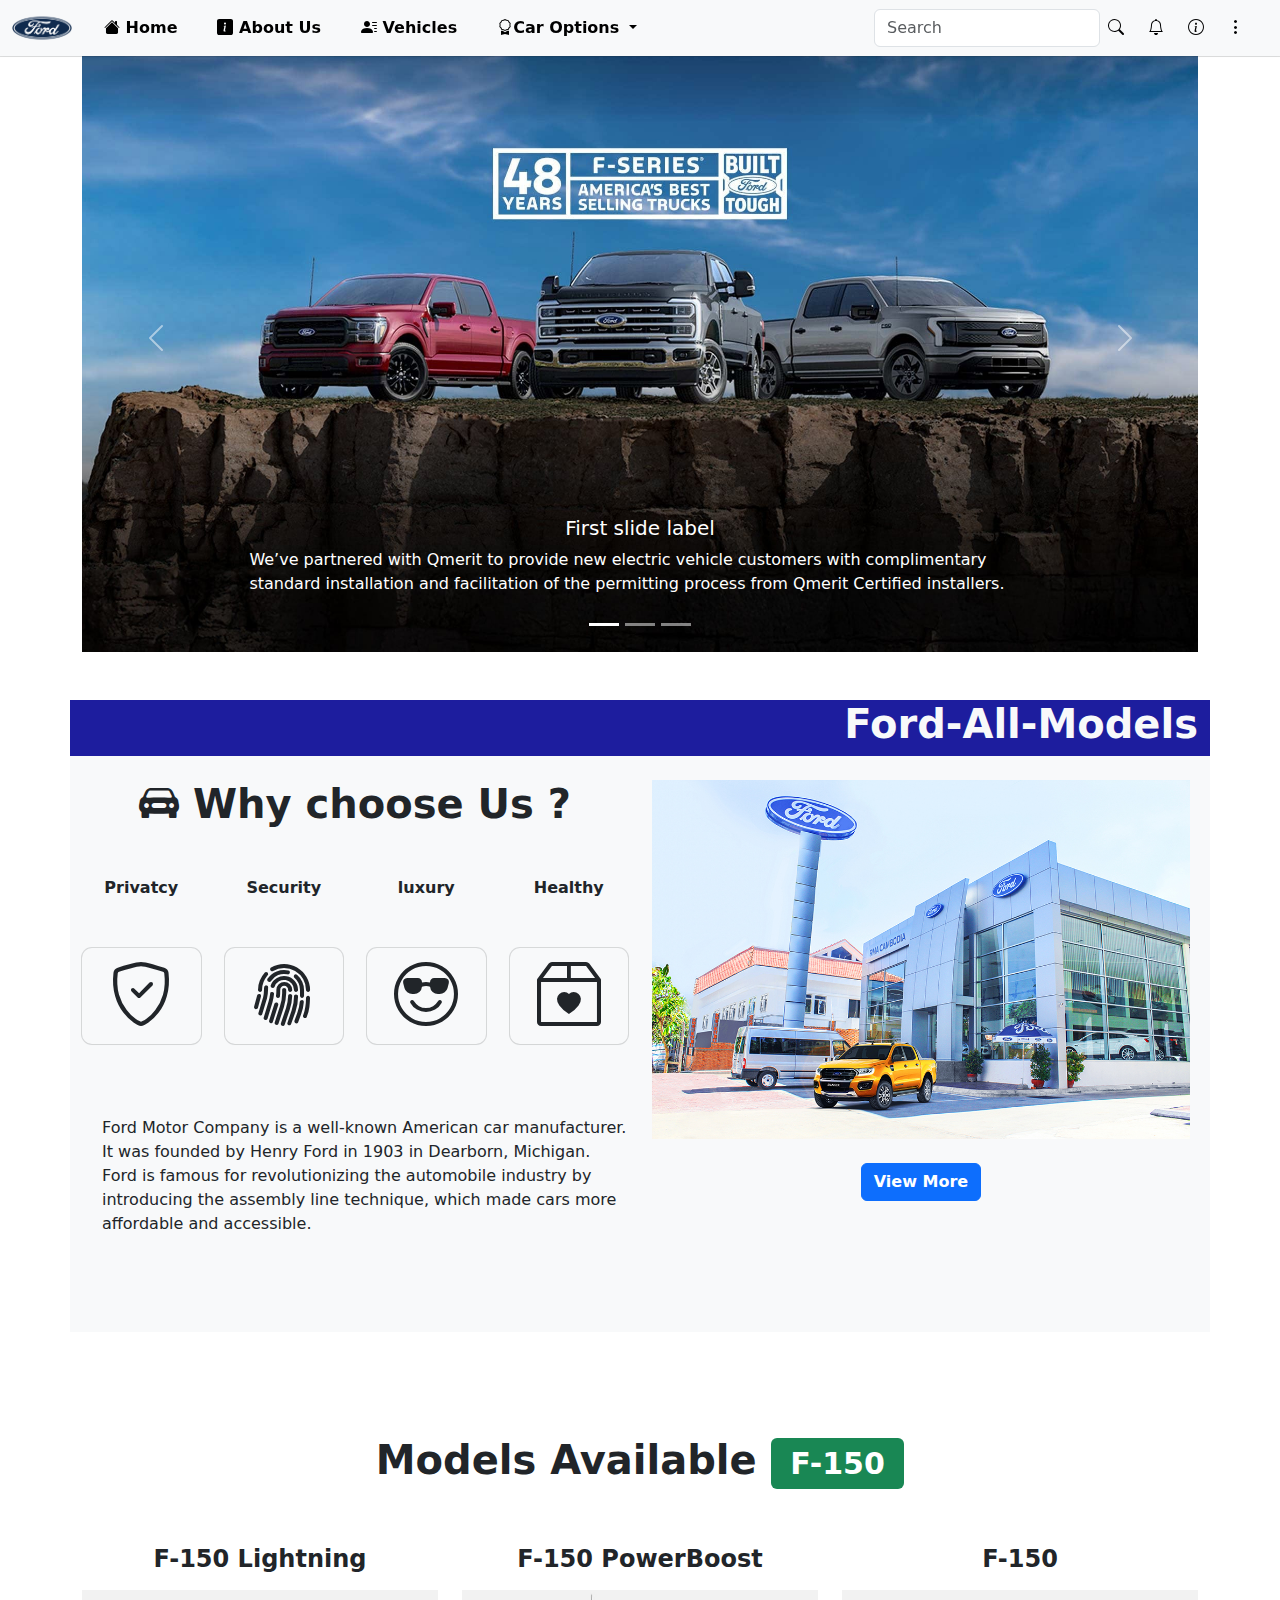
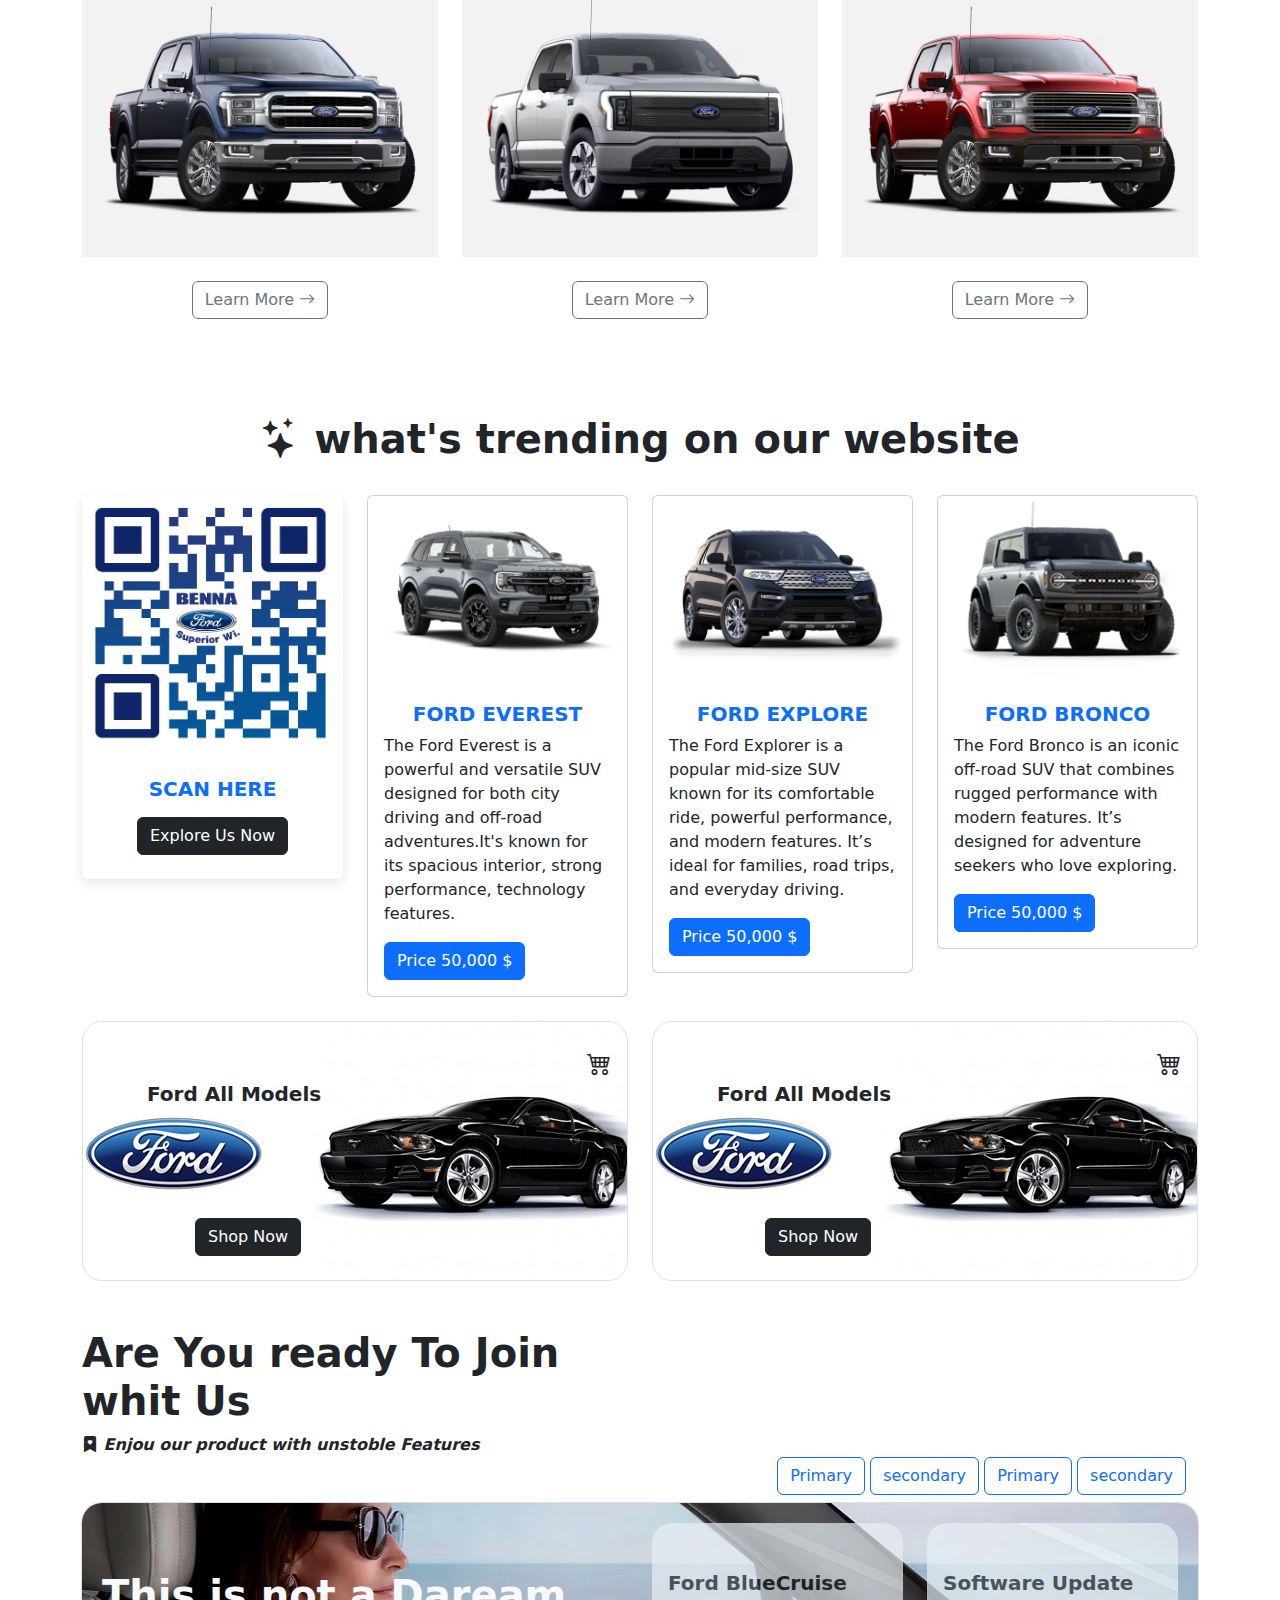
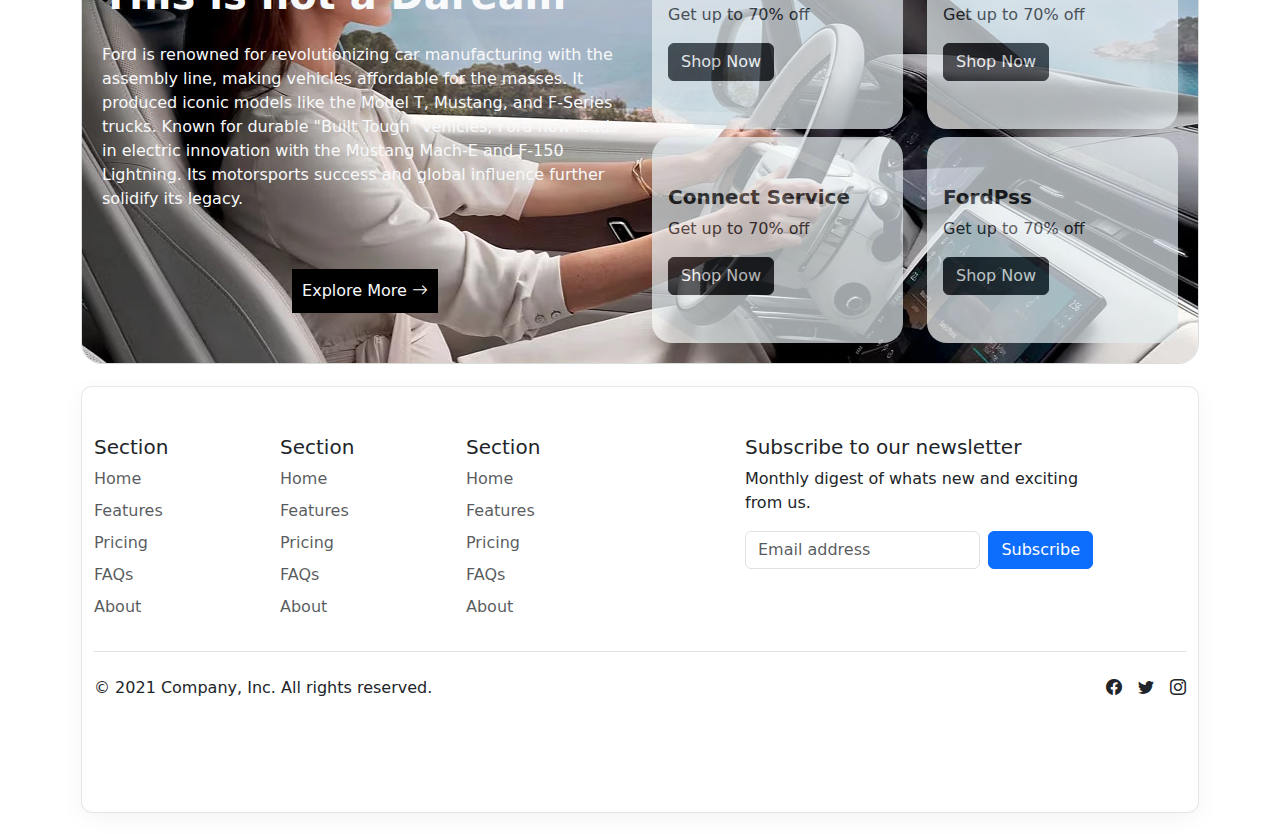
<file: index.html>
<!DOCTYPE html>
<html lang="en">

<head>
  <meta charset="UTF-8">
  <meta name="viewport" content="width=device-width, initial-scale=1.0">
  <title>BOOSTSTRAP</title>
  <link href="https://cdn.jsdelivr.net/npm/bootstrap@5.3.3/dist/css/bootstrap.min.css" rel="stylesheet"
    integrity="sha384-QWTKZyjpPEjISv5WaRU9OFeRpok6YctnYmDr5pNlyT2bRjXh0JMhjY6hW+ALEwIH" crossorigin="anonymous">
  <link rel="stylesheet" href="css/style.css">
</head>

<body>
  <nav class="navbar fixed-top navbar-expand-lg bg-light headershadow-box">
    <div class="container-fluid">
      <img src="img/Ford-Logo-500x281.png" width="60px" class="me-4">
      <button class="navbar-toggler" type="button" data-bs-toggle="collapse" data-bs-target="#navbarSupportedContent"
        aria-controls="navbarSupportedContent" aria-expanded="false" aria-label="Toggle navigation">
        <span class="navbar-toggler-icon"></span>
      </button>
      <div class="collapse navbar-collapse" id="navbarSupportedContent">
        <ul class="navbar-nav me-auto mb-2 mb-lg-0">
          <li class="nav-item">
            <a class="nav-link active text-black fw-bold me-4" aria-current="page" href="index.html"><i
                class="bi bi-house-fill"></i> Home</a>
          </li>
          <li class="nav-item">
            <a class="nav-link text-black fw-bold me-4" href="pagecar/aboutus.html"><i
                class="bi bi-info-square-fill"></i> About Us</a>
          </li>
          <li class="nav-item">
            <a class="nav-link text-black fw-bold me-4" href="pagecar/Vehicles.html"><i
              class="bi bi-person-lines-fill"></i> Vehicles</a>
           
          </li>
          <li class="nav-item dropdown">
            <a class="nav-link dropdown-toggle text-black fw-bold me-4" href="#" role="button" data-bs-toggle="dropdown"
              aria-expanded="false">
              <i class="bi bi-award"></i>Car Options
            </a>
            <ul class="dropdown-menu">
              <li><a class="dropdown-item" href="pagecar/hybrid.html">Hybrid</a></li>
              <li><a class="dropdown-item" href="pagecar/Electric.html">Electric</a></li>
              <li><a class="dropdown-item" href="#">suv</a></li>
              <li><a class="dropdown-item" href="#">Performance</a></li>
              <li>
                <hr class="dropdown-divider">
              </li>
              <li><a class="dropdown-item" href="#">Something else here</a></li>
            </ul>
          </li>
        </ul>
        <form class="d-flex" role="search">
          <input class="form-control me-2" type="search" placeholder="Search" aria-label="Search">
        </form>
        <form class="d-flex " role="search">
          <i class="bi bi-search text-black fw-bold me-4"></i>
          <i class="bi bi-bell text-black fw-bold me-4 "></i>
          <i class="bi bi-info-circle text-black fw-bold me-4"></i>
          <i class="bi bi-three-dots-vertical text-black fw-bold me-4"></i>
        </form>
      </div>
    </div>
  </nav>
  <!--end navbar-->






  <div class="container mt-4 mb-4">
    <div class="row">
      <div id="carouselExampleCaptions" class="carousel slide" data-bs-ride="carousel">
        <div class="carousel-indicators">
          <button type="button" data-bs-target="#carouselExampleCaptions" data-bs-slide-to="0" class="active"
            aria-current="true" aria-label="Slide 1"></button>
          <button type="button" data-bs-target="#carouselExampleCaptions" data-bs-slide-to="1"
            aria-label="Slide 2"></button>
          <button type="button" data-bs-target="#carouselExampleCaptions" data-bs-slide-to="2"
            aria-label="Slide 3"></button>
        </div>
        <div class="carousel-inner">
          <div class="carousel-item active">
            <img src="img/Banner1.jpeg" class="d-block w-100" alt="...">
            <div class="carousel-caption d-none d-md-block">
              <h5>First slide label</h5>
              <p class="text-start">We’ve partnered with Qmerit to provide new electric vehicle customers with
                complimentary standard
                installation and facilitation of the permitting process from Qmerit Certified installers.</p>
            </div>
          </div>
          <div class="carousel-item">
            <img src="img/mastang gtd.avif" class="d-block w-100" alt="...">
            <div class="carousel-caption d-none d-md-block">
              <h5>Second slide label</h5>
              <p class="text-start">These capable vehicles combine towing capacity with spacious interiors for cargo and
                passengers
                (seating for up to eight on select models). And the Mustang® Mach-E® delivers soul-stirring EV power in
                a beautifully versatile package. Whether you’re seeking family-focused practicality or exhilarating
                performance—or both—you’ll find it in a Ford SUV.</p>
            </div>
          </div>
          <div class="carousel-item">
            <img src="img/Banner3.avif" class="d-block w-100" alt="...">
            <div class="carousel-caption d-none d-md-block">
              <h5>Third slide label</h5>
              <p class="text-start">The Ford Power Promise is our commitment to electric vehicle confidence—which means
                every all-electric
                Ford vehicle comes with a complimentary Ford Charge Station Pro home charger and complimentary standard
                installation from Qmerit.* Plus, there’s On-the-Road Charging, 24/7 Live Support and Ongoing Support &
                Guidance. </p>
            </div>
          </div>
        </div>
        <button class="carousel-control-prev" type="button" data-bs-target="#carouselExampleCaptions"
          data-bs-slide="prev">
          <span class="carousel-control-prev-icon" aria-hidden="true"></span>
          <span class="visually-hidden">Previous</span>
        </button>
        <button class="carousel-control-next" type="button" data-bs-target="#carouselExampleCaptions"
          data-bs-slide="next">
          <span class="carousel-control-next-icon" aria-hidden="true"></span>
          <span class="visually-hidden">Next</span>
        </button>
      </div>
    </div>
  </div>
  <!--end caresel slide auto-->



  <!--end paginations-->




  <!--end icon choice-->
  <div class="container mt-5 mb-5">
    <div class="row text-end fordbg text-light">
      <div class="col-md-12 ">
        <h1 class="fw-bold ">Ford-All-Models</h1>
      </div>
    </div>
    <div class="row bg-light pb-5">
      <div class="col-md-6">
        <h1 class="text-center fw-bold mt-4 bi bi-car-front-fill"> Why choose Us ?</h1>
        <div class="row text-center mt-5 ">
          <div class="col-3 fw-bold wcutexticon">
            Privatcy
            <div class="col wcuicon mt-5 wcutexticon1">
              <i class="bi bi-shield-check"></i>
            </div>
          </div>
          <div class="col-3 fw-bold wcutexticon">
            Security
            <div class="col wcuicon mt-5 wcutexticon1">
              <i class="bi bi-fingerprint"></i>
            </div>
          </div>
          <div class="col-3 fw-bold wcutexticon">
            luxury
            <div class="col wcuicon mt-5 wcutexticon1">
              <i class="bi bi-emoji-sunglasses "></i>
            </div>
          </div>
          <div class="col-3 fw-bold wcutexticon">
            Healthy
            <div class="col wcuicon mt-5 wcutexticon1">
              <i class="bi bi-box2-heart"></i>
            </div>
          </div>
          <div class="col-12 mt-5">
            <div class="text-start mb-4 bodytext py-4">
              Ford Motor Company is a well-known American car manufacturer. It was founded by Henry Ford in 1903 in
              Dearborn, Michigan. Ford is famous for revolutionizing the automobile industry by introducing the assembly
              line technique, which made cars more affordable and accessible.
            </div>
          </div>
        </div>

      </div>
      <div class="col-6">

        <div class="w-60 mt-4 me-2">
          <div id="carouselExampleAutoplaying" class="carousel slide" data-bs-ride="carousel">
            <img src="img/Showroom-Monyvong.jpg" class="img-fluid">
          </div>
          <div class="text-center mt-4">
            <button class="btn btn-primary text-center fw-bold" type="submit">View More</button>
          </div>
        </div>
      </div>

    </div>
  </div>
  <div class="container text-center mt-4 mb-5">
    <div class="row pt-5">
      <h2>
        <h1 class="fw-bold">Models Available <span class="badge text-bg-success">F-150</span></h1>
      </h2>
    </div>
  </div>
  <div class="container mt-5  pngcarslid ">
    <div class="row">
      <div class="col-lg-4 ">
        <div class="text-center pb-2"><h4 class="fw-bold">F-150 Lightning</h4></div>
        <div class="animation">
          <img src="img/F-150 PowerBoost Hybrid.jpg" class="img-fluid w-100">
        </div>
        <div class="text-center mt-4">
          <button type="button " class="btn btn-outline-secondary ">Learn More <i class="bi bi-arrow-right"></i></button>
        </div>
      </div>
      <div class="col-lg-4">
        <div class="text-center pb-2"><h4 class="fw-bold ">F-150 PowerBoost</h4></div>
        <div class="animation">
          <img src="img/F-150 Lightning.jpg" class="img-fluid w-100">
        </div>
        <div class="text-center mt-4">
          <button type="button " class="btn btn-outline-secondary ">Learn More <i class="bi bi-arrow-right"></i></button>
        </div>
      </div>
      <div class="col-lg-4">
        <div class="text-center pb-2"><h4 class="fw-bold">F-150</h4></div>
        <div class="animation">
          <img src="img/F-150.jpeg" class="img-fluid w-100">
        </div>
        <div class="text-center mt-4">
          <button type="button " class="btn btn-outline-secondary ">Learn More <i class="bi bi-arrow-right"></i></button>
        </div>
      </div>
    </div>
  </div>



  <div class="container text-center mt-5">
    <div class="row pt-5">
      <h1 class=" fw-bold bi bi-stars">
        what's trending on our website
      </h1>
    </div>
  </div>
  <div class="container mt-4">
    <div class="row">
      <div class="col-3">
        <div class="card bg-white qrcard">
          <img src="img/qrcodeford.jpg" class="card-custom-img">
          <div class="card-body pt-4 pb-4">
            <h5 class="card-title text-primary text-center fw-bolder text-uppercase">Scan Here</h5>
            <p class="card-text"></p>
            <div class="text-center">
              <button type="button" class="btn btn-dark">Explore Us Now</button>
            </div>
          </div>
        </div>
      </div>
      <div class="col-3">
        <div class="card bg-white animation">
          <img src="img/Everest23.png" class="card-custom-img">
          <div class="card-body">
            <h5 class="card-title text-primary text-center fw-bolder text-uppercase">Ford Everest</h5>
            <p class="card-text justify-left">The Ford Everest is a powerful and versatile SUV designed for both city driving and off-road adventures.It's known for its spacious interior, strong performance, technology features. </p>
            <a href="#" class="btn btn-primary text-red">Price 50,000 $</a>
          </div>
        </div>
      </div>
      <div class="col-3">
        <div class="card bg-white animation">
          <img src="img/Explorer23.png" class="card-custom-img">
          <div class="card-body">
            <h5 class="card-title text-primary text-center fw-bolder text-uppercase">Ford Explore</h5>
            <p class="card-text">The Ford Explorer is a popular mid-size SUV known for its comfortable ride, powerful performance, and modern features. It’s ideal for families, road trips, and everyday driving.</p>
            <a href="#" class="btn btn-primary text-red">Price 50,000 $</a>
          </div>
        </div>
      </div>
      <div class="col-3">
        <div class="card bg-white animation">
          <img src="img/Bronco1.png" class="card-custom-img">
          <div class="card-body">
            <h5 class="card-title text-primary text-center fw-bolder text-uppercase">Ford Bronco</h5>
            <p class="card-text">The Ford Bronco is an iconic off-road SUV that combines rugged performance with modern features. It’s designed for adventure seekers who love exploring.</p>
            <a href="#" class="btn btn-primary text-red">Price 50,000 $</a>
          </div>
        </div>
      </div>
    </div>
  </div>
  <!--end whats trending-->



  <div class="container mt-4">
    <div class="row">
      
      <div class="col-md-6">
        <div class="card banner1 border bg-light">
          <div class="card-body pt-4 pb-4">
            <div class="row">
              <div class="text-end">
                <i class="bi bi-cart4 twobanner"></i>
              </div>
            </div>
            <h5 class="card-title fw-bold ms-5">Ford All Models</h5>
            <p class="card-text"></p>
            <div class="pt-5 ms-5">
              <a href="#" class="btn btn-dark ms-5 mt-5">Shop Now</a>
            </div>
          </div>
        </div>
      </div>
      <div class="col-md-6">
        <div class="card banner1 border bg-light">
          <div class="card-body pt-4 pb-4">
            <div class="row">
              <div class="text-end">
                <i class="bi bi-cart4 twobanner"></i>
              </div>
            </div>
            <h5 class="card-title fw-bold ms-5">Ford All Models</h5>
            <p class="card-text"></p>
            <div class="pt-5 ms-5">
              <a href="#" class="btn btn-dark ms-5 mt-5">Shop Now</a>
            </div>
          </div>
        </div>
      </div>
      
      </div>
      
    </div>
    </div>
    
  </div>
  <!--end banner-->

  
  
  <!--end card 2-->

  <div class="container mt-5">
    <div class="row">
      <div class="col-12">
        <div class="col-6">
          <h1 class="fw-bold">Are You ready To Join whit Us</h1>
        </div>
        <div class="col-6">
          <div class="fw-bolder">

            <i class="bi bi-bookmark-heart-fill"> Enjou our product with unstoble Features</i>
          </div>
        </div>
      </div>
    </div>
    <div class="container text-end">
      <div class="row">
        <div class="col-12">
          <button type="button" class="btn btn-outline-primary text-end">Primary</button>
          <button type="button" class="btn btn-outline-primary text-end">secondary</button>
          <button type="button" class="btn btn-outline-primary text-end">Primary</button>
          <button type="button" class="btn btn-outline-primary text-end">secondary</button>
        </div>

      </div>
    </div>


    <div class="container mt-2 headershadow-box2 rangroverbg">
      <div class="row">
        <div class="col-md-6">

          <h1 class="mt-5 text-light fw-bold mt-2">This is not a Daream</h1>
          <div class="mb-5 text-start text-light mt-4">
            Ford is renowned for revolutionizing car manufacturing with the assembly line, making vehicles affordable
            for the masses. It produced iconic models like the Model T, Mustang, and F-Series trucks. Known for durable
            "Built Tough" vehicles, Ford now leads in electric innovation with the Mustang Mach-E and F-150 Lightning.
            Its motorsports success and global influence further solidify its legacy.
          </div>
          <div class="row justify-content-center">
            <div class="col-12 explore ">
              <div class=" text-center text-light bg-black explore">
                Explore More <i class="bi bi-arrow-right"></i>
              </div>
            </div>
          </div>
        </div>
        <div class="col-md-3 justify-content-center me-0">

          <div class="card banner2">
            <div class="card-body pt-5 pb-5">
              <h5 class="card-title fw-bold">Ford BlueCruise</h5>
              <p class="card-text">Get up to 70% off</p>
              <a href="#" class="btn btn-dark">Shop Now</a>
            </div>
          </div>
          <div class="card banner2 mt-2">
            <div class="card-body pt-5 pb-5">
              <h5 class="card-title fw-bold">Connect Service</h5>
              <p class="card-text">Get up to 70% off</p>
              <a href="#" class="btn btn-dark">Shop Now</a>
            </div>
          </div>
        </div>
        <div class="col-md-3 justify-content-center">

          <div class="card banner2">
            <div class="card-body pt-5 pb-5">
              <h5 class="card-title fw-bold">Software Update</h5>
              <p class="card-text">Get up to 70% off</p>
              <a href="#" class="btn btn-dark">Shop Now</a>
            </div>
          </div>
          <div class="card banner2 mt-2">
            <div class="card-body pt-5 pb-5">
              <h5 class="card-title fw-bold">FordPss</h5>
              <p class="card-text">Get up to 70% off</p>
              <a href="#" class="btn btn-dark">Shop Now</a>
            </div>
          </div>
        </div>
      </div>
    </div>


    <div class="container mt-4 footer mb-4">
      <footer class="py-5">
        <div class="row">
          <div class="col-2">
            <h5>Section</h5>
            <ul class="nav flex-column">
              <li class="nav-item mb-2"><a href="#" class="nav-link p-0 text-muted">Home</a></li>
              <li class="nav-item mb-2"><a href="#" class="nav-link p-0 text-muted">Features</a></li>
              <li class="nav-item mb-2"><a href="#" class="nav-link p-0 text-muted">Pricing</a></li>
              <li class="nav-item mb-2"><a href="#" class="nav-link p-0 text-muted">FAQs</a></li>
              <li class="nav-item mb-2"><a href="#" class="nav-link p-0 text-muted">About</a></li>
            </ul>
          </div>

          <div class="col-2">
            <h5>Section</h5>
            <ul class="nav flex-column">
              <li class="nav-item mb-2"><a href="#" class="nav-link p-0 text-muted">Home</a></li>
              <li class="nav-item mb-2"><a href="#" class="nav-link p-0 text-muted">Features</a></li>
              <li class="nav-item mb-2"><a href="#" class="nav-link p-0 text-muted">Pricing</a></li>
              <li class="nav-item mb-2"><a href="#" class="nav-link p-0 text-muted">FAQs</a></li>
              <li class="nav-item mb-2"><a href="#" class="nav-link p-0 text-muted">About</a></li>
            </ul>
          </div>

          <div class="col-2">
            <h5>Section</h5>
            <ul class="nav flex-column">
              <li class="nav-item mb-2"><a href="#" class="nav-link p-0 text-muted">Home</a></li>
              <li class="nav-item mb-2"><a href="#" class="nav-link p-0 text-muted">Features</a></li>
              <li class="nav-item mb-2"><a href="#" class="nav-link p-0 text-muted">Pricing</a></li>
              <li class="nav-item mb-2"><a href="#" class="nav-link p-0 text-muted">FAQs</a></li>
              <li class="nav-item mb-2"><a href="#" class="nav-link p-0 text-muted">About</a></li>
            </ul>
          </div>

          <div class="col-4 offset-1">
            <form>
              <h5>Subscribe to our newsletter</h5>
              <p>Monthly digest of whats new and exciting from us.</p>
              <div class="d-flex w-100 gap-2">
                <label for="newsletter1" class="visually-hidden">Email address</label>
                <input id="newsletter1" type="text" class="form-control" placeholder="Email address">
                <button class="btn btn-primary" type="button">Subscribe</button>
              </div>
            </form>
          </div>
        </div>

        <div class="d-flex justify-content-between py-4 my-4 border-top">
          <p>© 2021 Company, Inc. All rights reserved.</p>
          <ul class="list-unstyled d-flex">
            <li class="ms-3"><a class="link-dark" href="#"><i class="bi bi-facebook"></i></a></li>
            <li class="ms-3"><a class="link-dark" href="#"><i class="bi bi-twitter"></i></a></li>
            <li class="ms-3"><a class="link-dark" href="#"><i class="bi bi-instagram"></i></a></li>
          </ul>
        </div>
      </footer>
    </div>








    <script src="https://cdn.jsdelivr.net/npm/bootstrap@5.3.3/dist/js/bootstrap.bundle.min.js"
      integrity="sha384-YvpcrYf0tY3lHB60NNkmXc5s9fDVZLESaAA55NDzOxhy9GkcIdslK1eN7N6jIeHz"
      crossorigin="anonymous"></script>
    <link rel="stylesheet" href="https://cdn.jsdelivr.net/npm/bootstrap-icons@1.11.3/font/bootstrap-icons.min.css">

</body>

</html>
</file>
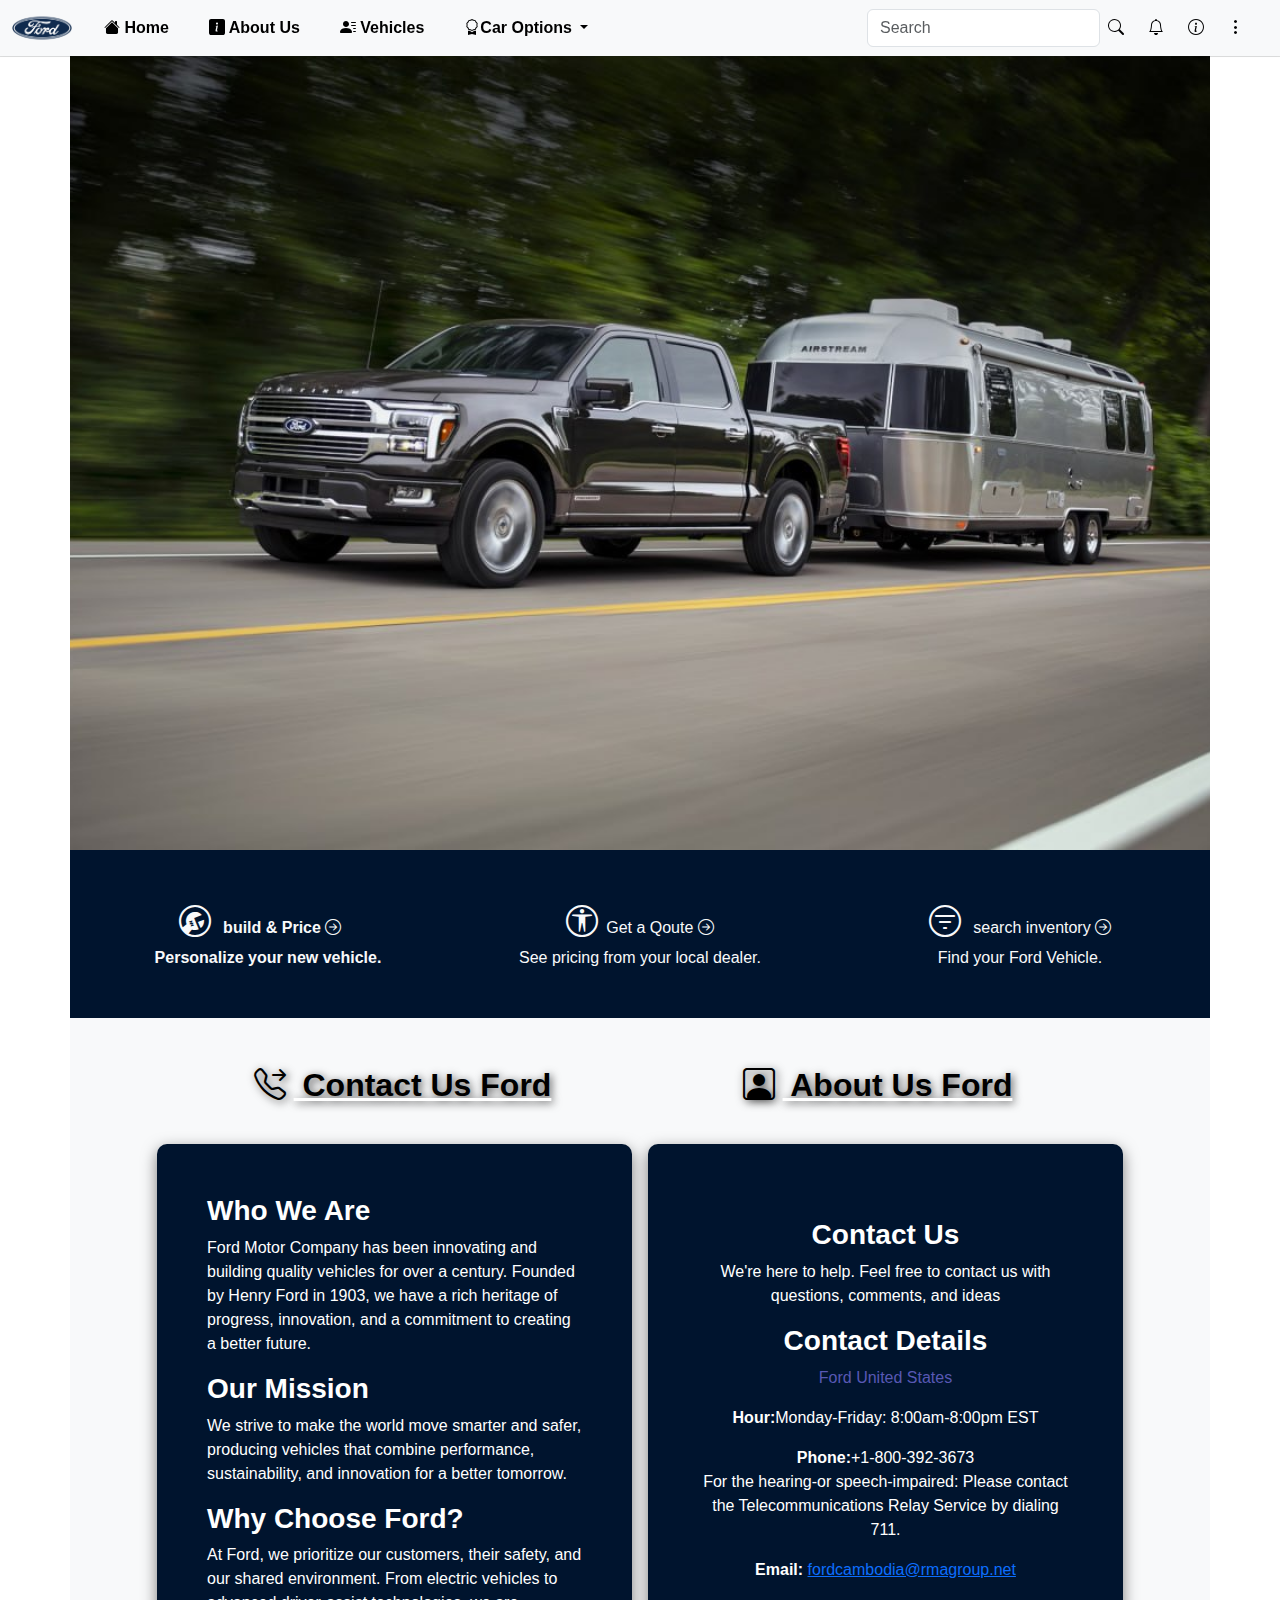
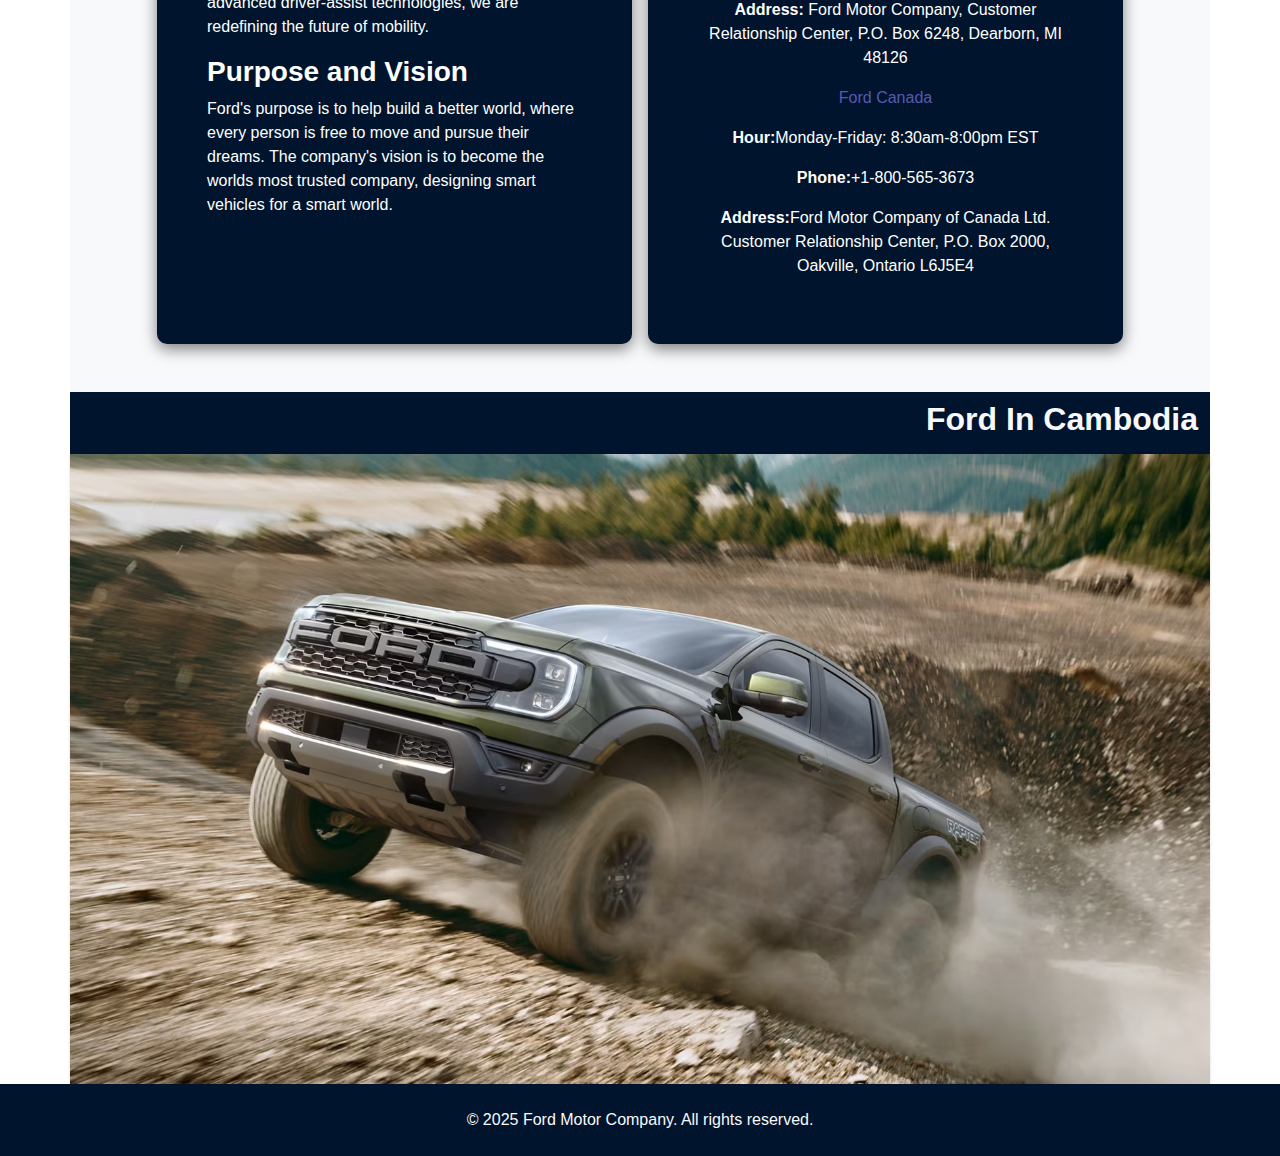
<file: pagecar/aboutus.html>
<!DOCTYPE html>
<html lang="en">

<head>
    <meta charset="UTF-8">
    <meta name="viewport" content="width=device-width, initial-scale=1.0">
    <title>About Us</title>
    <link href="https://cdn.jsdelivr.net/npm/bootstrap@5.3.3/dist/css/bootstrap.min.css" rel="stylesheet"
        integrity="sha384-QWTKZyjpPEjISv5WaRU9OFeRpok6YctnYmDr5pNlyT2bRjXh0JMhjY6hW+ALEwIH" crossorigin="anonymous">
    <link rel="stylesheet" href="https://cdn.jsdelivr.net/npm/bootstrap-icons@1.11.3/font/bootstrap-icons.min.css">
    <link rel="stylesheet" href="../css/style.css">

    <style>
        body {
            font-family: Arial, sans-serif;
        }

        .hero-section {
            background: url(../img/photo_2025-01-22_20-38-55.jpg)center/cover no-repeat;
            height: 90vh;
            display: flex;
            justify-content: center;
            align-items: center;
            overflow: hidden;
        }

        .hero-section h1 {
            font-size: 2rem;
        }

        .about-content {
            padding: 50px;
            background-color: #00142e;
            border-radius: 10px;
            box-shadow: 0 5px 15px rgba(0, 0, 0, 0.5);
            color: white;
        }

        .footer {
            background: #111;
            text-align: center;
            color: #aaa;
            border-radius: none;
        }

        .header {
            background: url(../img/Ranger\ Wildtruck\ Full\ option.jpg)center/cover no-repeat;
            height: 70vh;
            display: flex;
            justify-content: center;
            align-items: center;
            box-shadow: rgba(0, 0, 0, 0.1) 0px 1px 3px 0px, rgba(0, 0, 0, 0.06) 0px 1px 2px 0px;

        }

        .header h1 {
            font-size: 2rem;
        }

        .color {
            font-size: 1rem;
            color: rgb(88, 88, 180);
        }

        .D1 {
            text-align: center;
            color: white;
            text-shadow: 2px 2px 8px rgba(0, 0, 0, 0.7);
            text-decoration: underline;
        }
    </style>
</head>

<body>
    <nav class="navbar fixed-top navbar-expand-lg bg-light headershadow-box">
        <div class="container-fluid">
          <img src="../img/Ford-Logo-500x281.png" width="60px" class="me-4">
          <button class="navbar-toggler" type="button" data-bs-toggle="collapse" data-bs-target="#navbarSupportedContent"
            aria-controls="navbarSupportedContent" aria-expanded="false" aria-label="Toggle navigation">
            <span class="navbar-toggler-icon"></span>
          </button>
          <div class="collapse navbar-collapse" id="navbarSupportedContent">
            <ul class="navbar-nav me-auto mb-2 mb-lg-0">
              <li class="nav-item">
                <a class="nav-link active text-black fw-bold me-4" aria-current="page" href="../index.html"><i
                    class="bi bi-house-fill"></i> Home</a>
              </li>
              <li class="nav-item">
                <a class="nav-link text-black fw-bold me-4" href="../pagecar/aboutus.html"><i
                    class="bi bi-info-square-fill"></i> About Us</a>
              </li>
              <li class="nav-item">
                <a class="nav-link text-black fw-bold me-4" href="../pagecar/Vehicles.html"><i
                  class="bi bi-person-lines-fill"></i> Vehicles</a>
               
              </li>
              <li class="nav-item dropdown">
                <a class="nav-link dropdown-toggle text-black fw-bold me-4" href="#" role="button" data-bs-toggle="dropdown"
                  aria-expanded="false">
                  <i class="bi bi-award"></i>Car Options
                </a>
                <ul class="dropdown-menu">
                  <li><a class="dropdown-item" href="../pagecar/hybrid.html">Hybrid</a></li>
                  <li><a class="dropdown-item" href="../pagecar/Electric.html">Electric</a></li>
                  <li><a class="dropdown-item" href="#">suv</a></li>
                  <li><a class="dropdown-item" href="#">Performance</a></li>
                  <li>
                    <hr class="dropdown-divider">
                  </li>
                  <li><a class="dropdown-item" href="#">Something else here</a></li>
                </ul>
              </li>
            </ul>
            <form class="d-flex" role="search">
              <input class="form-control me-2" type="search" placeholder="Search" aria-label="Search">
            </form>
            <form class="d-flex " role="search">
              <i class="bi bi-search text-black fw-bold me-4"></i>
              <i class="bi bi-bell text-black fw-bold me-4 "></i>
              <i class="bi bi-info-circle text-black fw-bold me-4"></i>
              <i class="bi bi-three-dots-vertical text-black fw-bold me-4"></i>
            </form>
          </div>
        </div>
      </nav>
    <div class="container abouttexthead">
        <div class="row">
            <div class=" text-light d-flex justify-content-center py-2">
                <div class="me-5"><i class="bi bi-caret-down-fill"></i></i> Hybrid</div>
                <div class="me-5"><i class="bi bi-caret-down-fill"></i></i> Electric</div>
                <div class="me-5"><i class="bi bi-caret-down-fill"></i></i> Suv</div>
            </div>

        </div>
    </div>

    <!-- Hero Section -->
    <div class="container">
        <div class="row abouttexthead">
            <div class="hero-section ">
            </div>
        </div>
    </div>
    <div class="container">
        <div class="row abouttext-bg text-center py-5 text-light">
            <div class="col-4 fw-bold">
                <i class="bi bi-wrench-adjustable-circle icon me-2 "></i> build & Price <i
                    class="bi bi-arrow-right-circle"></i>
                <div class="ms-3">Personalize your new vehicle.</div>
            </div>
            <div class="col-4">
                <i class="bi bi-universal-access-circle icon fw-bold me-2"></i>Get a Qoute <i
                    class="bi bi-arrow-right-circle"></i>
                <div class="">See pricing from your local dealer.</div>
            </div>
            <div class="col-4">
                <i class="bi bi-filter-circle icon me-2 fw-bold abouttext-bg"></i> search inventory <i
                    class="bi bi-arrow-right-circle"></i>
                <div class="">Find your Ford Vehicle.</div>
            </div>
        </div>
    </div>
    <!-- About Us Section -->
    <div class="container bg-light pb-5">
        <div class="row justify-content-center">
            <div class="col-lg-5 D1 mt-5 mb-2">
                <div class=" text-center">
                    <h2 class=" text-black fw-bold"><i class="bi bi-telephone-forward me-2"></i> Contact Us Ford</h2>
                </div>
            </div>
            <div class="col-lg-5 D1 mt-5 mb-2 ">
                <div class="text-center">
                    <h2 class="text-black fw-bold"><i class="bi bi-person-square me-2"></i> About Us Ford</h2>
                </div>
            </div>
        </div>
        <div class="row justify-content-center mt-4">

            <div class="col-lg-5 about-content text-start me-2 ">
                <h3 class="fw-bold">Who We Are</h3>
                <p>
                    Ford Motor Company has been innovating and building quality vehicles for over a century.
                    Founded by Henry Ford in 1903, we have a rich heritage of progress, innovation, and a commitment to
                    creating a better future.
                </p>
                <h3 class="fw-bold">Our Mission</h3>
                <p>
                    We strive to make the world move smarter and safer, producing vehicles that combine performance,
                    sustainability,
                    and innovation for a better tomorrow.
                </p>
                <h3 class="fw-bold">Why Choose Ford?</h3>
                <p>
                    At Ford, we prioritize our customers, their safety, and our shared environment. From electric
                    vehicles to advanced
                    driver-assist technologies, we are redefining the future of mobility.
                </p>
                <h3 class="fw-bold">Purpose and Vision</h3>
                <p>
                    Ford's purpose is to help build a better world, where every person is free to move and pursue their
                    dreams. The company's vision is to become the worlds most trusted company, designing smart vehicles
                    for a smart world.
                </p>
            </div>

            <div class="col-lg-5 about-content text-center ms-2">
                <h3 class="mt-4 fw-bold">Contact Us</h3>
                <p>We're here to help. Feel free to contact us with questions, comments, and ideas</p>
                <h3 class="fw-bold">Contact Details</h3>
                <div class="color">
                    <p>Ford United States</p>
                </div>
                <p><strong>Hour:</strong>Monday-Friday: 8:00am-8:00pm EST</p>
                <p><strong>Phone:</strong>+1-800-392-3673<br>For the hearing-or speech-impaired: Please contact the
                    Telecommunications Relay Service by dialing 711.</p>
                <p><strong>Email:</strong> <a href="mailto:fordcambodia@rmagroup.net">fordcambodia@rmagroup.net</a>
                </p>
                <p><strong>Address:</strong> Ford Motor Company, Customer Relationship Center, P.O. Box 6248,
                    Dearborn, MI 48126</p>
                <div class="color">
                    <p>Ford Canada</p>
                </div>
                <p><strong>Hour:</strong>Monday-Friday: 8:30am-8:00pm EST</p>
                <p><strong>Phone:</strong>+1-800-565-3673</p>
                <p><strong>Address:</strong>Ford Motor Company of Canada Ltd.
                    Customer Relationship Center, P.O. Box 2000, Oakville, Ontario L6J5E4</p>
            </div>
        </div>
    </div>

    <!-- Contact Details -->
    <div class="container bg-light">
        <div class="row text-end text-light abouttexthead">
            <h2 class="fw-bold py-2">Ford In Cambodia</h2>
        </div>
    </div>
    <div class="container header">
        <div class="row justify-content-center">

        </div>
    </div>


    <!-- Footer -->
    <div class="abouttext-bg pt-0">
        <p class="py-4 text-center mb-0 text-light">&copy; 2025 Ford Motor Company. All rights reserved.</p>
    </div>
    <script src="https://cdn.jsdelivr.net/npm/bootstrap@5.3.3/dist/js/bootstrap.bundle.min.js"
        integrity="sha384-YvpcrYf0tY3lHB60NNkmXc5s9fDVZLESaAA55NDzOxhy9GkcIdslK1eN7N6jIeHz"
        crossorigin="anonymous"></script>
</body>

</html>
</file>
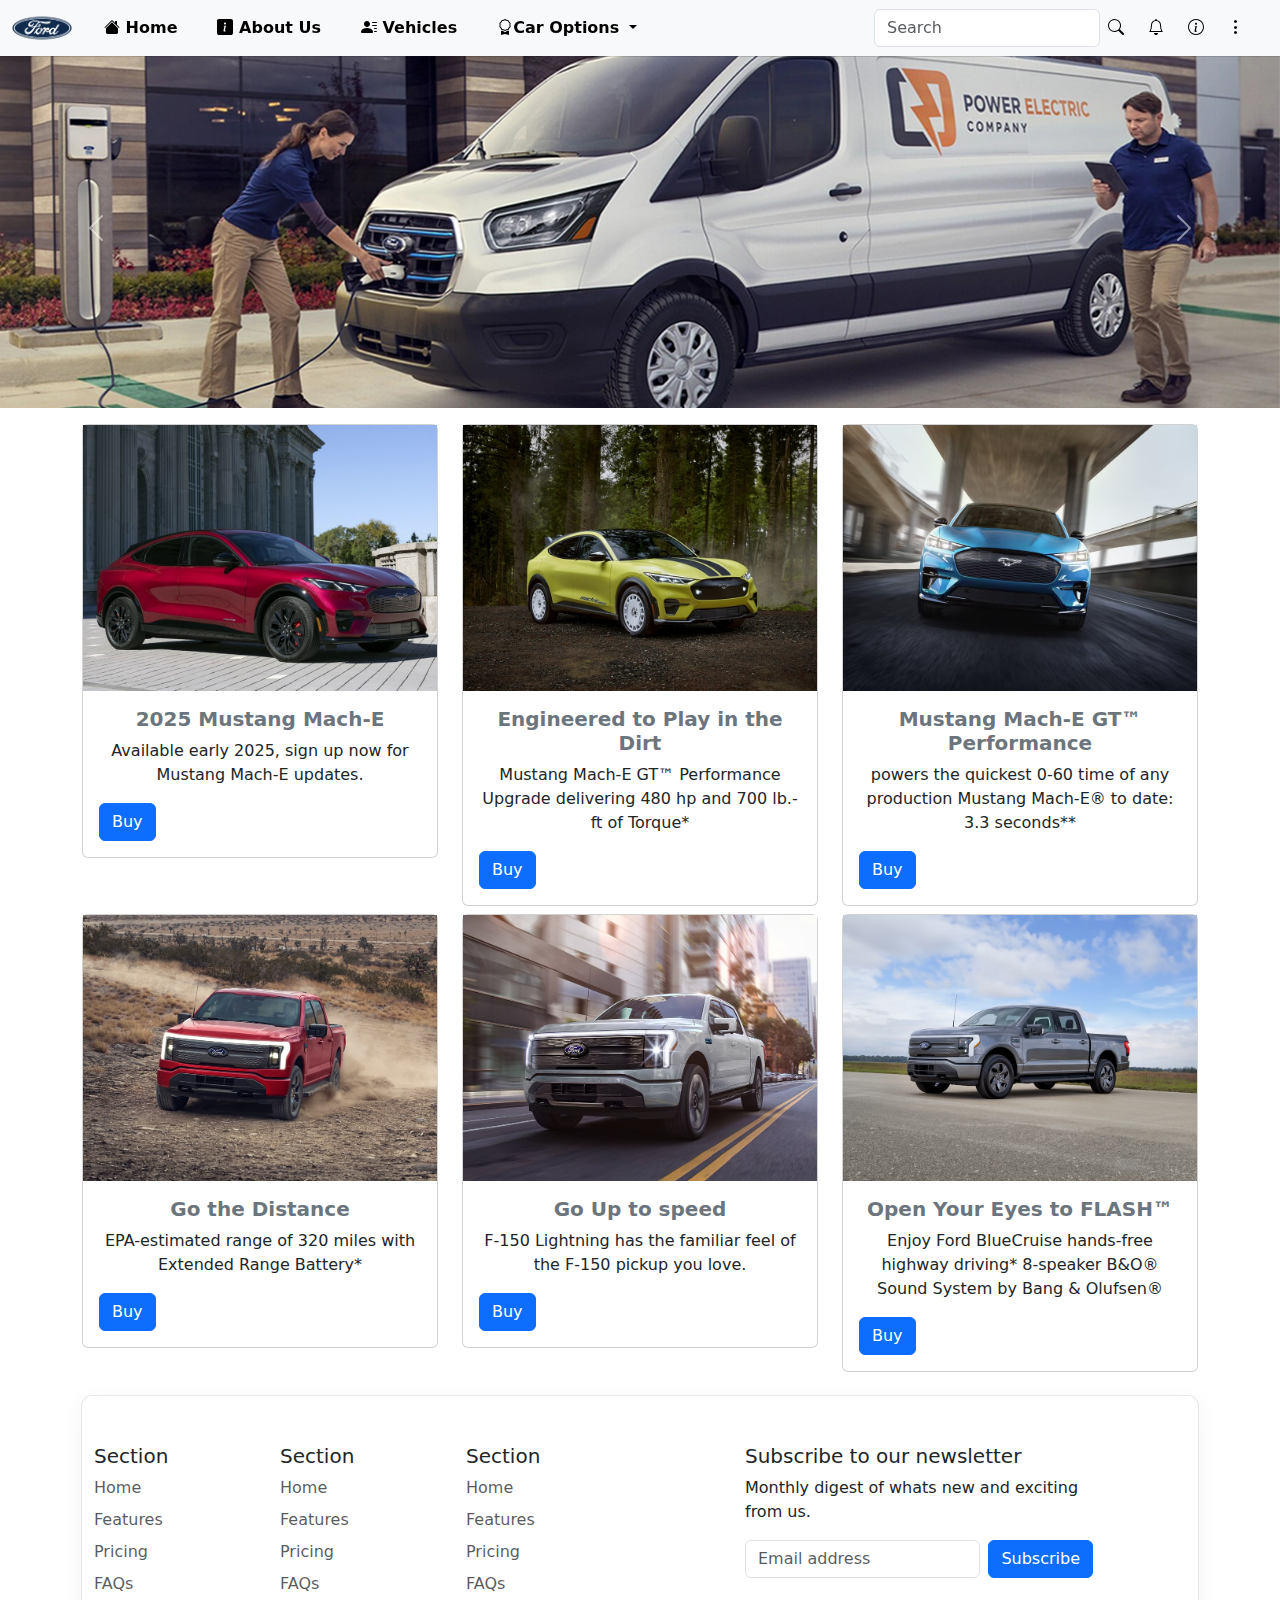
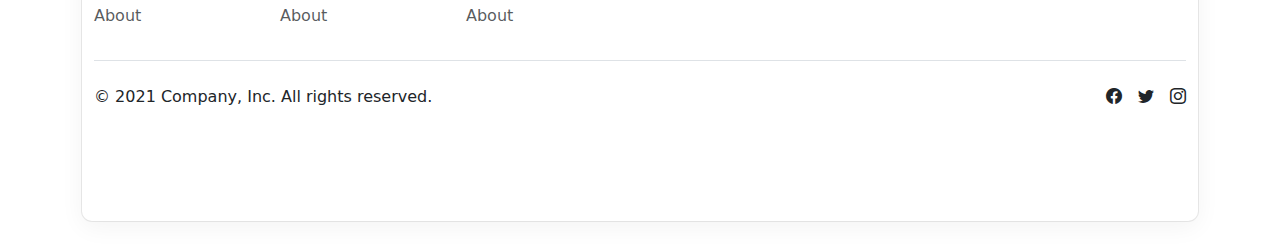
<file: pagecar/Electric.html>
<!DOCTYPE html>
<html lang="en">

<head>
    <meta charset="UTF-8">
    <meta name="viewport" content="width=device-width, initial-scale=1.0">
    <title>Electric Car</title>
    <link href="https://cdn.jsdelivr.net/npm/bootstrap@5.3.3/dist/css/bootstrap.min.css" rel="stylesheet"
        integrity="sha384-QWTKZyjpPEjISv5WaRU9OFeRpok6YctnYmDr5pNlyT2bRjXh0JMhjY6hW+ALEwIH" crossorigin="anonymous">
    <link rel="stylesheet" href="https://cdn.jsdelivr.net/npm/bootstrap-icons@1.11.3/font/bootstrap-icons.min.css">
    <link rel="stylesheet" href="../css/style.css">
</head>

<body>
    <nav class="navbar fixed-top navbar-expand-lg bg-light headershadow-box">
        <div class="container-fluid">
          <img src="../img/Ford-Logo-500x281.png" width="60px" class="me-4">
          <button class="navbar-toggler" type="button" data-bs-toggle="collapse" data-bs-target="#navbarSupportedContent"
            aria-controls="navbarSupportedContent" aria-expanded="false" aria-label="Toggle navigation">
            <span class="navbar-toggler-icon"></span>
          </button>
          <div class="collapse navbar-collapse" id="navbarSupportedContent">
            <ul class="navbar-nav me-auto mb-2 mb-lg-0">
              <li class="nav-item">
                <a class="nav-link active text-black fw-bold me-4" aria-current="page" href="../index.html"><i
                    class="bi bi-house-fill"></i> Home</a>
              </li>
              <li class="nav-item">
                <a class="nav-link text-black fw-bold me-4" href="../pagecar/aboutus.html"><i
                    class="bi bi-info-square-fill"></i> About Us</a>
              </li>
              <li class="nav-item">
                <a class="nav-link text-black fw-bold me-4" href="../pagecar/Vehicles.html"><i
                  class="bi bi-person-lines-fill"></i> Vehicles</a>
               
              </li>
              <li class="nav-item dropdown">
                <a class="nav-link dropdown-toggle text-black fw-bold me-4" href="#" role="button" data-bs-toggle="dropdown"
                  aria-expanded="false">
                  <i class="bi bi-award"></i>Car Options
                </a>
                <ul class="dropdown-menu">
                  <li><a class="dropdown-item" href="../pagecar/hybrid.html">Hybrid</a></li>
                  <li><a class="dropdown-item" href="../pagecar/Electric.html">Electric</a></li>
                  <li><a class="dropdown-item" href="#">suv</a></li>
                  <li><a class="dropdown-item" href="#">Performance</a></li>
                  <li>
                    <hr class="dropdown-divider">
                  </li>
                  <li><a class="dropdown-item" href="#">Something else here</a></li>
                </ul>
              </li>
            </ul>
            <form class="d-flex" role="search">
              <input class="form-control me-2" type="search" placeholder="Search" aria-label="Search">
            </form>
            <form class="d-flex " role="search">
              <i class="bi bi-search text-black fw-bold me-4"></i>
              <i class="bi bi-bell text-black fw-bold me-4 "></i>
              <i class="bi bi-info-circle text-black fw-bold me-4"></i>
              <i class="bi bi-three-dots-vertical text-black fw-bold me-4"></i>
            </form>
          </div>
        </div>
      </nav>
    <div id="carouselExampleInterval" class="carousel slide mt-5" data-bs-ride="carousel">
        <div class="carousel-inner">
            <div class="carousel-item active" data-bs-interval="10000">
                <img src="../img/Electric/E-Transit.jpg" class="d-block w-100" alt="...">
            </div>
            <div class="carousel-item" data-bs-interval="2000">
                <img src="../img/Electric/F-150 Lightning.jpg" class="d-block w-100" alt="...">
            </div>
            <div class="carousel-item">
                <img src="../img/Electric/Mustang Mach-EMustang Mach.jpg" class="d-block w-100" alt="...">
            </div>
        </div>
        <button class="carousel-control-prev" type="button" data-bs-target="#carouselExampleInterval"
            data-bs-slide="prev">
            <span class="carousel-control-prev-icon" aria-hidden="true"></span>
            <span class="visually-hidden">Previous</span>
        </button>
        <button class="carousel-control-next" type="button" data-bs-target="#carouselExampleInterval"
            data-bs-slide="next">
            <span class="carousel-control-next-icon" aria-hidden="true"></span>
            <span class="visually-hidden">Next</span>
        </button>
    </div>
    <div class="container mt-2">
        <div class="row">
            <div class="col-4 mt-2">
                <div class="card bg-white animation">
                    <img src="../img/Electric/2025-Mustang-Mach-E-Premium-Sport_Appearance-Package_14.jpg" class="card-custom-img">
                    <div class="card-body">
                        <h5 class="card-title text-primary text-center fw-bolder text-secondary">2025 Mustang Mach-E</h5>
                        <p class="card-text text-center text-center">Available early 2025, sign up now for Mustang Mach-E updates.</p>
                        <div class="d-flex add-to-cart">
                            <div>
                                <a href="#" class="btn btn-primary text-red">Buy</a>
                            </div>
                        </div>
                    </div>
                </div>
            </div>
            <div class="col-4 mt-2">
                <div class="card bg-white animation">
                    <img src="../img/Electric/All-Electric_Mustang_Mach-E_Rally_01.jpg" class="card-custom-img">
                    <div class="card-body">
                        <h5 class="card-title text-primary text-center fw-bolder text-secondary">Engineered to Play in the Dirt</h5>
                        <p class="card-text text-center text-center">
                            Mustang Mach-E GT™ Performance Upgrade delivering 480 hp and 700 lb.-ft of Torque*</p>
                        <div class="d-flex add-to-cart">
                            <div>
                                <a href="#" class="btn btn-primary text-red">Buy</a>
                            </div>
                        </div>
                    </div>
                </div>
            </div>
            <div class="col-4 mt-2">
                <div class="card bg-white animation">
                    <img src="../img/Electric/24_FRD_MCH_48104.jpg" class="card-custom-img">
                    <div class="card-body">
                        <h5 class="card-title text-primary text-center fw-bolder text-secondary">
                            Mustang Mach-E GT™ Performance</h5>
                        <p class="card-text text-center text-center"> powers the quickest 0-60 time of any production Mustang Mach-E® to date: 3.3 seconds**</p>
                        <div class="d-flex add-to-cart">
                            <div>
                                <a href="#" class="btn btn-primary text-red">Buy</a>
                            </div>
                        </div>
                    </div>
                </div>
            </div>
        </div>
        <div class="row">
            <div class="col-4 mt-2">
                <div class="card bg-white animation">
                    <img src="../img/Electric/24_FRD_F15_LIGHTNING_56316.jpg" class="card-custom-img">
                    <div class="card-body">
                        <h5 class="card-title text-primary text-center fw-bolder text-secondary">Go the Distance</h5>
                        <p class="card-text text-center text-center">EPA-estimated range of 320 miles with Extended Range Battery*
                            </p>
                        <div class="d-flex add-to-cart">
                            <div>
                                <a href="#" class="btn btn-primary text-red">Buy</a>
                            </div>
                        </div>
                    </div>
                </div>
            </div>
            <div class="col-4 mt-2">
                <div class="card bg-white animation">
                    <img src="../img/Electric/24_FRD_F15_BEV_53738.jpg" class="card-custom-img">
                    <div class="card-body">
                        <h5 class="card-title text-primary text-center fw-bolder text-secondary">Go Up to speed</h5>
                        <p class="card-text text-center text-center">F-150 Lightning has the familiar feel of the F-150 pickup you love.</p>
                        <div class="d-flex add-to-cart">
                            <div>
                                <a href="#" class="btn btn-primary text-red">Buy</a>
                            </div>
                        </div>
                    </div>
                </div>
            </div>
            <div class="col-4 mt-2">
                <div class="card bg-white animation">
                    <img src="../img/Electric/_EPP3911_V1_Extended.jpg" class="card-custom-img">
                    <div class="card-body">
                        <h5 class="card-title text-primary text-center fw-bolder text-secondary">
                            Open Your Eyes to FLASH™</h5>
                        <p class="card-text text-center text-center">Enjoy Ford BlueCruise hands-free highway driving*
                            8-speaker B&O® Sound System by Bang & Olufsen®</p>
                        <div class="d-flex add-to-cart">
                            <div>
                                <a href="#" class="btn btn-primary text-red">Buy</a>
                            </div>
                        </div>
                    </div>
                </div>
            </div>
        </div>

        <div class="container mt-4 footer mb-4">
            <footer class="py-5">
              <div class="row">
                <div class="col-2">
                  <h5>Section</h5>
                  <ul class="nav flex-column">
                    <li class="nav-item mb-2"><a href="#" class="nav-link p-0 text-muted">Home</a></li>
                    <li class="nav-item mb-2"><a href="#" class="nav-link p-0 text-muted">Features</a></li>
                    <li class="nav-item mb-2"><a href="#" class="nav-link p-0 text-muted">Pricing</a></li>
                    <li class="nav-item mb-2"><a href="#" class="nav-link p-0 text-muted">FAQs</a></li>
                    <li class="nav-item mb-2"><a href="#" class="nav-link p-0 text-muted">About</a></li>
                  </ul>
                </div>
        
                <div class="col-2">
                  <h5>Section</h5>
                  <ul class="nav flex-column">
                    <li class="nav-item mb-2"><a href="#" class="nav-link p-0 text-muted">Home</a></li>
                    <li class="nav-item mb-2"><a href="#" class="nav-link p-0 text-muted">Features</a></li>
                    <li class="nav-item mb-2"><a href="#" class="nav-link p-0 text-muted">Pricing</a></li>
                    <li class="nav-item mb-2"><a href="#" class="nav-link p-0 text-muted">FAQs</a></li>
                    <li class="nav-item mb-2"><a href="#" class="nav-link p-0 text-muted">About</a></li>
                  </ul>
                </div>
        
                <div class="col-2">
                  <h5>Section</h5>
                  <ul class="nav flex-column">
                    <li class="nav-item mb-2"><a href="#" class="nav-link p-0 text-muted">Home</a></li>
                    <li class="nav-item mb-2"><a href="#" class="nav-link p-0 text-muted">Features</a></li>
                    <li class="nav-item mb-2"><a href="#" class="nav-link p-0 text-muted">Pricing</a></li>
                    <li class="nav-item mb-2"><a href="#" class="nav-link p-0 text-muted">FAQs</a></li>
                    <li class="nav-item mb-2"><a href="#" class="nav-link p-0 text-muted">About</a></li>
                  </ul>
                </div>
        
                <div class="col-4 offset-1">
                  <form>
                    <h5>Subscribe to our newsletter</h5>
                    <p>Monthly digest of whats new and exciting from us.</p>
                    <div class="d-flex w-100 gap-2">
                      <label for="newsletter1" class="visually-hidden">Email address</label>
                      <input id="newsletter1" type="text" class="form-control" placeholder="Email address">
                      <button class="btn btn-primary" type="button">Subscribe</button>
                    </div>
                  </form>
                </div>
              </div>
        
              <div class="d-flex justify-content-between py-4 my-4 border-top">
                <p>© 2021 Company, Inc. All rights reserved.</p>
                <ul class="list-unstyled d-flex">
                  <li class="ms-3"><a class="link-dark" href="#"><i class="bi bi-facebook"></i></a></li>
                  <li class="ms-3"><a class="link-dark" href="#"><i class="bi bi-twitter"></i></a></li>
                  <li class="ms-3"><a class="link-dark" href="#"><i class="bi bi-instagram"></i></a></li>
                </ul>
              </div>
            </footer>
          </div>







    <script src="https://cdn.jsdelivr.net/npm/bootstrap@5.3.3/dist/js/bootstrap.bundle.min.js"
        integrity="sha384-YvpcrYf0tY3lHB60NNkmXc5s9fDVZLESaAA55NDzOxhy9GkcIdslK1eN7N6jIeHz"
        crossorigin="anonymous"></script>
</body>

</html>
</file>
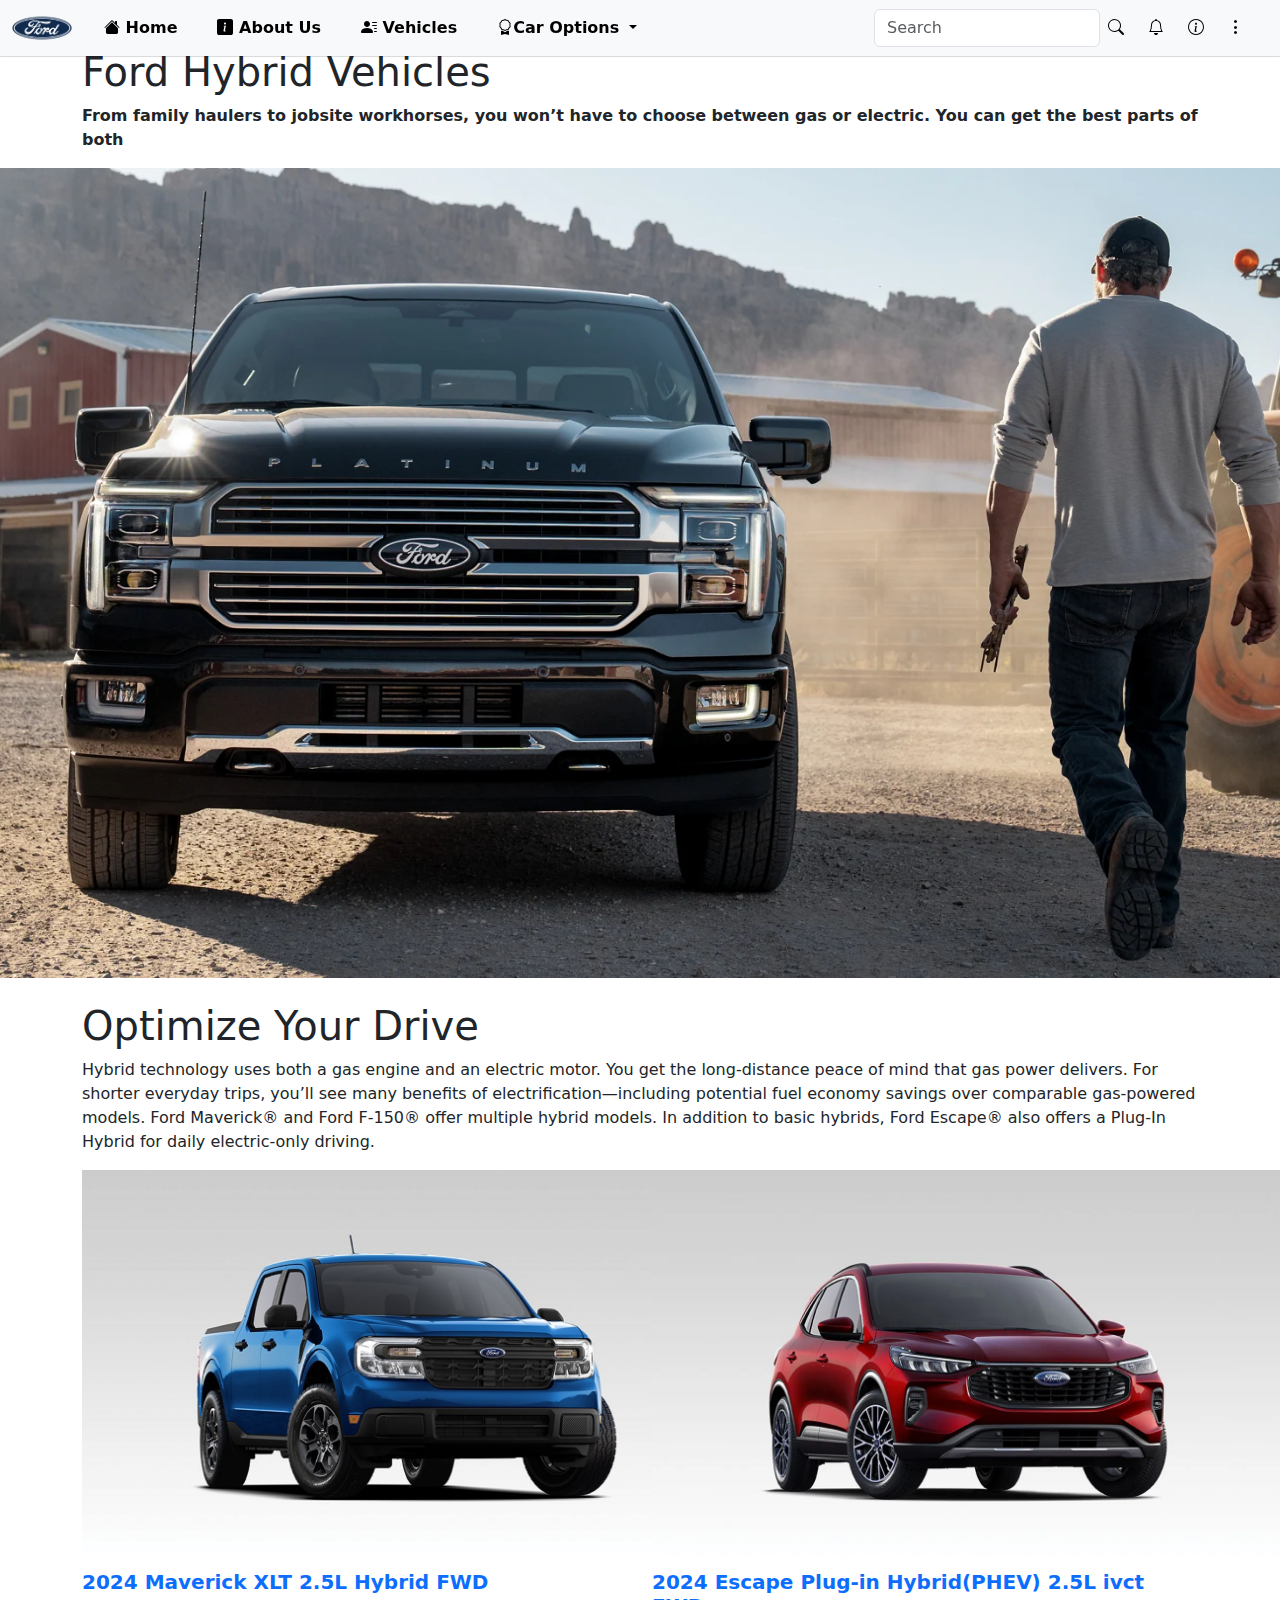
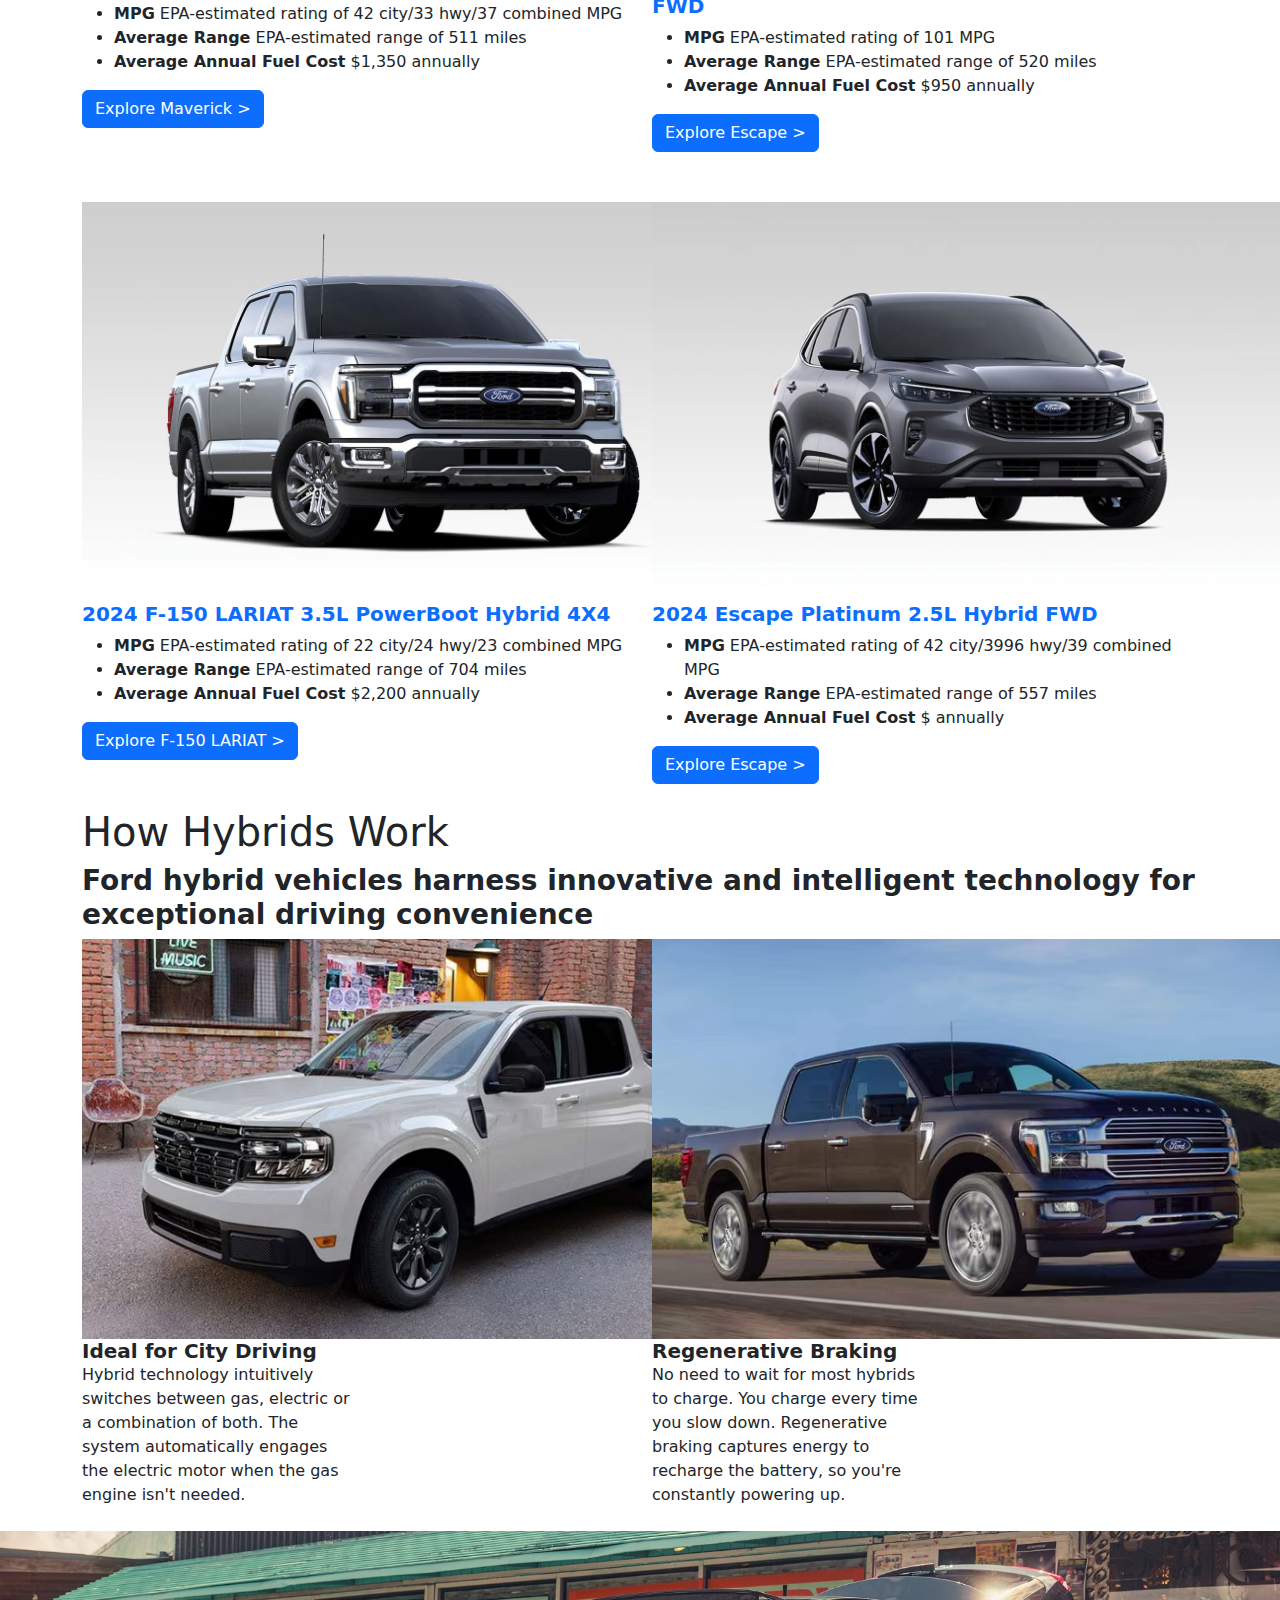
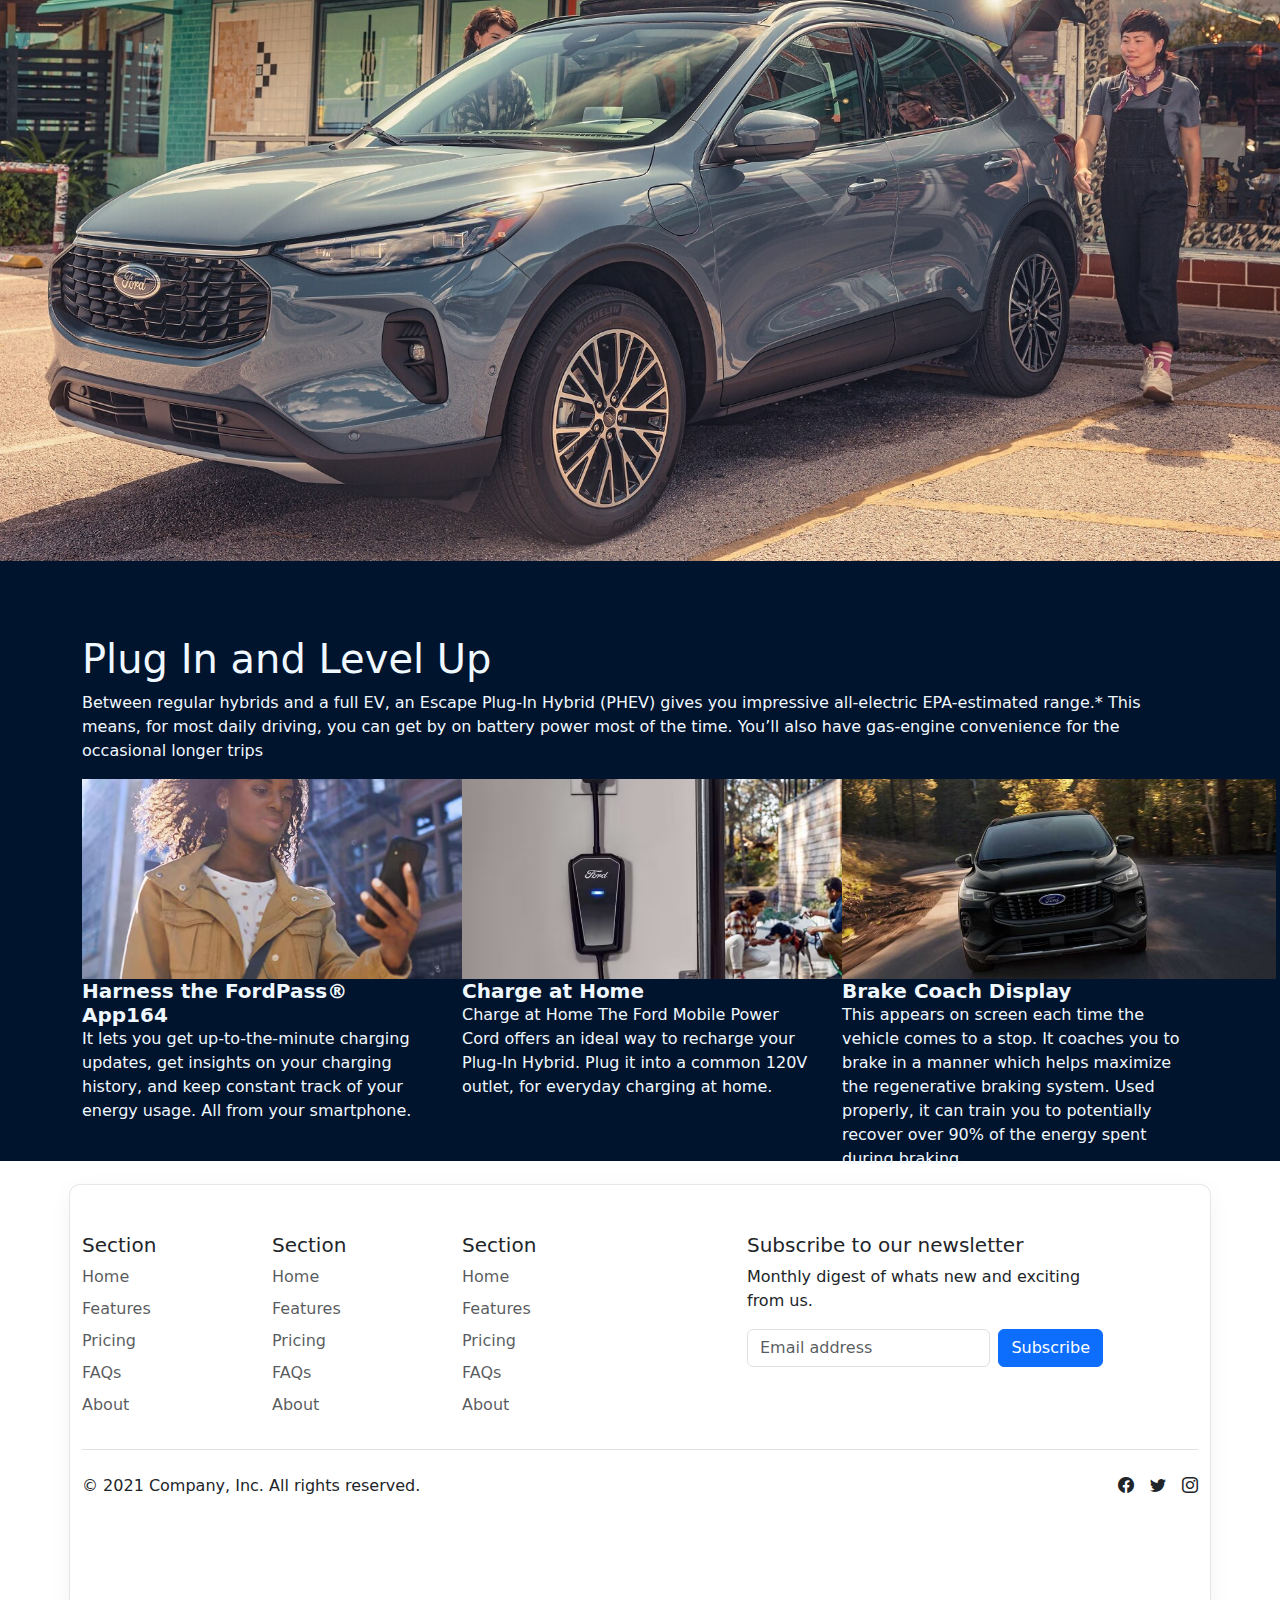
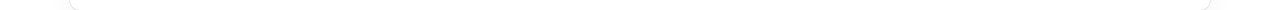
<file: pagecar/hybrid.html>
<!DOCTYPE html>
<html lang="en">

<head>
  <meta charset="UTF-8">
  <meta name="viewport" content="width=device-width, initial-scale=1.0">
  <link href="https://cdn.jsdelivr.net/npm/bootstrap@5.3.3/dist/css/bootstrap.min.css" rel="stylesheet"
    integrity="sha384-QWTKZyjpPEjISv5WaRU9OFeRpok6YctnYmDr5pNlyT2bRjXh0JMhjY6hW+ALEwIH" crossorigin="anonymous">
  <link rel="stylesheet" href="https://cdn.jsdelivr.net/npm/bootstrap-icons@1.11.3/font/bootstrap-icons.min.css">
  <link rel="stylesheet" href="../css/style.css">
  <title>Hybrid</title>
</head>

<nav class="navbar fixed-top navbar-expand-lg bg-light headershadow-box">
  <div class="container-fluid">
    <img src="../img/Ford-Logo-500x281.png" width="60px" class="me-4">
    <button class="navbar-toggler" type="button" data-bs-toggle="collapse" data-bs-target="#navbarSupportedContent"
      aria-controls="navbarSupportedContent" aria-expanded="false" aria-label="Toggle navigation">
      <span class="navbar-toggler-icon"></span>
    </button>
    <div class="collapse navbar-collapse" id="navbarSupportedContent">
      <ul class="navbar-nav me-auto mb-2 mb-lg-0">
        <li class="nav-item">
          <a class="nav-link active text-black fw-bold me-4" aria-current="page" href="../index.html"><i
              class="bi bi-house-fill"></i> Home</a>
        </li>
        <li class="nav-item">
          <a class="nav-link text-black fw-bold me-4" href="../pagecar/aboutus.html"><i
              class="bi bi-info-square-fill"></i> About Us</a>
        </li>
        <li class="nav-item">
          <a class="nav-link text-black fw-bold me-4" href="../pagecar/Vehicles.html"><i
            class="bi bi-person-lines-fill"></i> Vehicles</a>
         
        </li>
        <li class="nav-item dropdown">
          <a class="nav-link dropdown-toggle text-black fw-bold me-4" href="#" role="button" data-bs-toggle="dropdown"
            aria-expanded="false">
            <i class="bi bi-award"></i>Car Options
          </a>
          <ul class="dropdown-menu">
            <li><a class="dropdown-item" href="../pagecar/hybrid.html">Hybrid</a></li>
            <li><a class="dropdown-item" href="../pagecar/Electric.html">Electric</a></li>
            <li><a class="dropdown-item" href="#">suv</a></li>
            <li><a class="dropdown-item" href="#">Performance</a></li>
            <li>
              <hr class="dropdown-divider">
            </li>
            <li><a class="dropdown-item" href="#">Something else here</a></li>
          </ul>
        </li>
      </ul>
      <form class="d-flex" role="search">
        <input class="form-control me-2" type="search" placeholder="Search" aria-label="Search">
      </form>
      <form class="d-flex " role="search">
        <i class="bi bi-search text-black fw-bold me-4"></i>
        <i class="bi bi-bell text-black fw-bold me-4 "></i>
        <i class="bi bi-info-circle text-black fw-bold me-4"></i>
        <i class="bi bi-three-dots-vertical text-black fw-bold me-4"></i>
      </form>
    </div>
  </div>
</nav>

<body>
  <div class="container  mt-5">
    <div class="row col-100">

      <h1>Ford Hybrid Vehicles</h1>
      <p class="fw-bold">
        From family haulers to jobsite workhorses, you won’t have to choose between gas or electric. You can get the
        best parts of both
      </p>
    </div>
  </div>
  <div class="header-banner">
  </div>
  <div class="container  mt-4">
    <div class="row col-100">

      <h1>Optimize Your Drive</h1>
      <p class="p">
        Hybrid technology uses both a gas engine and an electric motor.
        You get the long-distance peace of mind that gas power delivers.
        For shorter everyday trips, you’ll see many benefits of electrification—including potential fuel economy savings
        over comparable gas-powered models. Ford Maverick® and Ford F-150® offer multiple hybrid models. In addition to
        basic hybrids, Ford Escape® also offers a Plug-In Hybrid for daily electric-only driving.
      </p>
      <div class="col-md-6">
        <div class="car">
          <div class="col-md-6">
            <div class=" banner-1">
              <div class="card-body">
              </div>
            </div>
          </div>
          <h5 class="text-primary fw-bold">2024 Maverick XLT 2.5L Hybrid FWD</h5>
          <ul>
            <li><b>MPG</b> EPA-estimated rating of 42 city/33 hwy/37 combined MPG</li>
            <li><b>Average Range</b> EPA-estimated range of 511 miles</li>
            <li><b>Average Annual Fuel Cost</b> $1,350 annually</li>
          </ul>
          <a href="#" class="btn btn-primary">Explore Maverick ></a>
        </div>
      </div>

      <div class="col-md-6">
        <div class="car">
          <div class="banner-2">
            <div class="card-body">
            </div>
          </div>
          <h5 class="text-primary fw-bold">2024 Escape Plug-in Hybrid(PHEV) 2.5L ivct FWD</h5>
          <ul>
            <li><b>MPG</b> EPA-estimated rating of 101 MPG</li>
            <li><b>Average Range</b> EPA-estimated range of 520 miles</li>
            <li><b>Average Annual Fuel Cost</b> $950 annually</li>
          </ul>
          <a href="#" class="btn btn-primary">Explore Escape ></a>
        </div>
      </div>

      <div class="col-md-6">
        <div class="car">
          <div class="banner-3">
            <div class="card-body">
            </div>
          </div>
          <h5 class="text-primary fw-bold">2024 F-150 LARIAT 3.5L PowerBoot Hybrid 4X4</h5>
          <ul>
            <li><b>MPG</b> EPA-estimated rating of 22 city/24 hwy/23 combined MPG</li>
            <li><b>Average Range</b> EPA-estimated range of 704 miles</li>
            <li><b>Average Annual Fuel Cost</b> $2,200 annually</li>
          </ul>
          <a href="#" class="btn btn-primary">Explore F-150 LARIAT ></a>
        </div>
      </div>

      <div class="col-md-6">
        <div class="car">
          <div class="banner-4">
            <div class="card-body">
            </div>
          </div>
          <h5 class="text-primary fw-bold">2024 Escape Platinum 2.5L Hybrid FWD</h5>
          <ul>
            <li><b>MPG</b> EPA-estimated rating of 42 city/3996 hwy/39 combined MPG</li>
            <li><b>Average Range</b> EPA-estimated range of 557 miles</li>
            <li><b>Average Annual Fuel Cost</b> $ annually</li>
          </ul>
          <a href="#" class="btn btn-primary">Explore Escape ></a>
        </div>
      </div>
    </div>


  </div>
  <div>
    <div class="container  mt-4">
      <div class="row col-100">
        <h1>How Hybrids Work</h1>
        <h3><b>Ford hybrid vehicles harness innovative and intelligent technology for exceptional driving
            convenience</b></h3>
        <br>

        <div class="col-md-6">
          <div class="car">
            <div class="col-md-6">
              <div class="banner-9">
              </div>
              <div class="card-body">
                <h5 class="card-title fw-bold">Ideal for City Driving</h5>
                <p class="card-text">Hybrid technology intuitively switches between gas, electric or a combination of
                  both. The system automatically engages the electric motor when the gas engine isn't needed.</p>
              </div>
            </div>
          </div>
        </div>

        <div class="col-md-6">
          <div class="car">
            <div class="col-md-6">
              <div class="banner-10">
              </div>
              <div class="card-body">
                <h5 class="card-title fw-bold">Regenerative Braking</h5>
                <p class="card-text">No need to wait for most hybrids to charge. You charge every time you slow down.
                  Regenerative braking captures energy to recharge the battery, so you're constantly powering up.</p>
              </div>
            </div>
          </div>
        </div>
      </div>
    </div>
  </div><br>

  <div class="banner"></div>

  <div class="Backgrounb">
    <div class="container  mt-4">
      <div class="row col-100">

        <h1>Plug In and Level Up</h1>
        <p>
          Between regular hybrids and a full EV, an Escape Plug-In Hybrid (PHEV) gives you impressive all-electric
          EPA-estimated range.* This means, for most daily driving, you can get by on battery power most of the time.
          You’ll
          also have gas-engine convenience for the occasional longer trips
        </p>


        <div class="col-md-4">
          <div class="col-md-4">
            <div class="banner-5">
              <div class="card-body">
              </div>
            </div>
          </div>
          <h5 class="card-title fw-bold">Harness the FordPass® App164</h5>
          <p class="card-text">It lets you get up-to-the-minute charging updates, get insights on your charging history,
            and keep constant track of your energy usage.
            All from your smartphone.</p>
        </div>

        <div class="col-md-4">
          <div class="banner-6">
          </div>
          <div class="card-body">
            <h5 class="card-title fw-bold">Charge at Home</h5>
            <p class="card-text">Charge at Home
              The Ford Mobile Power Cord offers an ideal way to recharge your Plug-In Hybrid. Plug it into a common 120V
              outlet, for everyday charging at home.</p>
          </div>
        </div>

        <div class="col-md-4">

          <div class="banner-7">
          </div>

          <div class="card-body">
            <h5 class="card-title fw-bold">Brake Coach Display</h5>
            <p class="card-text">This appears on screen each time the vehicle comes to a stop. It coaches you to brake
              in a manner which helps maximize the regenerative braking system. Used properly, it can train you to
              potentially recover over 90% of the energy spent during braking.</p>
          </div>
        </div>
      </div>
    </div>
  </div>


  <div class="container mt-4 footer mb-9">
    <footer class="py-5">
      <div class="row">
        <div class="col-2">
          <h5>Section</h5>
          <ul class="nav flex-column">
            <li class="nav-item mb-2"><a href="#" class="nav-link p-0 text-muted">Home</a></li>
            <li class="nav-item mb-2"><a href="#" class="nav-link p-0 text-muted">Features</a></li>
            <li class="nav-item mb-2"><a href="#" class="nav-link p-0 text-muted">Pricing</a></li>
            <li class="nav-item mb-2"><a href="#" class="nav-link p-0 text-muted">FAQs</a></li>
            <li class="nav-item mb-2"><a href="#" class="nav-link p-0 text-muted">About</a></li>
          </ul>
        </div>

        <div class="col-2">
          <h5>Section</h5>
          <ul class="nav flex-column">
            <li class="nav-item mb-2"><a href="#" class="nav-link p-0 text-muted">Home</a></li>
            <li class="nav-item mb-2"><a href="#" class="nav-link p-0 text-muted">Features</a></li>
            <li class="nav-item mb-2"><a href="#" class="nav-link p-0 text-muted">Pricing</a></li>
            <li class="nav-item mb-2"><a href="#" class="nav-link p-0 text-muted">FAQs</a></li>
            <li class="nav-item mb-2"><a href="#" class="nav-link p-0 text-muted">About</a></li>
          </ul>
        </div>

        <div class="col-2">
          <h5>Section</h5>
          <ul class="nav flex-column">
            <li class="nav-item mb-2"><a href="#" class="nav-link p-0 text-muted">Home</a></li>
            <li class="nav-item mb-2"><a href="#" class="nav-link p-0 text-muted">Features</a></li>
            <li class="nav-item mb-2"><a href="#" class="nav-link p-0 text-muted">Pricing</a></li>
            <li class="nav-item mb-2"><a href="#" class="nav-link p-0 text-muted">FAQs</a></li>
            <li class="nav-item mb-2"><a href="#" class="nav-link p-0 text-muted">About</a></li>
          </ul>
        </div>

        <div class="col-4 offset-1">
          <form>
            <h5>Subscribe to our newsletter</h5>
            <p>Monthly digest of whats new and exciting from us.</p>
            <div class="d-flex w-100 gap-2">
              <label for="newsletter1" class="visually-hidden">Email address</label>
              <input id="newsletter1" type="text" class="form-control" placeholder="Email address">
              <button class="btn btn-primary" type="button">Subscribe</button>
            </div>
          </form>
        </div>
      </div>

      <div class="d-flex justify-content-between py-4 my-4 border-top">
        <p>© 2021 Company, Inc. All rights reserved.</p>
        <ul class="list-unstyled d-flex">
          <li class="ms-3"><a class="link-dark" href="#"><i class="bi bi-facebook"></i></a></li>
          <li class="ms-3"><a class="link-dark" href="#"><i class="bi bi-twitter"></i></a></li>
          <li class="ms-3"><a class="link-dark" href="#"><i class="bi bi-instagram"></i></a></li>
        </ul>
      </div>
    </footer>
  </div>




  <script src="https://cdn.jsdelivr.net/npm/bootstrap@5.3.3/dist/js/bootstrap.bundle.min.js"
    integrity="sha384-YvpcrYf0tY3lHB60NNkmXc5s9fDVZLESaAA55NDzOxhy9GkcIdslK1eN7N6jIeHz"
    crossorigin="anonymous"></script>
</body>

</html>
</file>
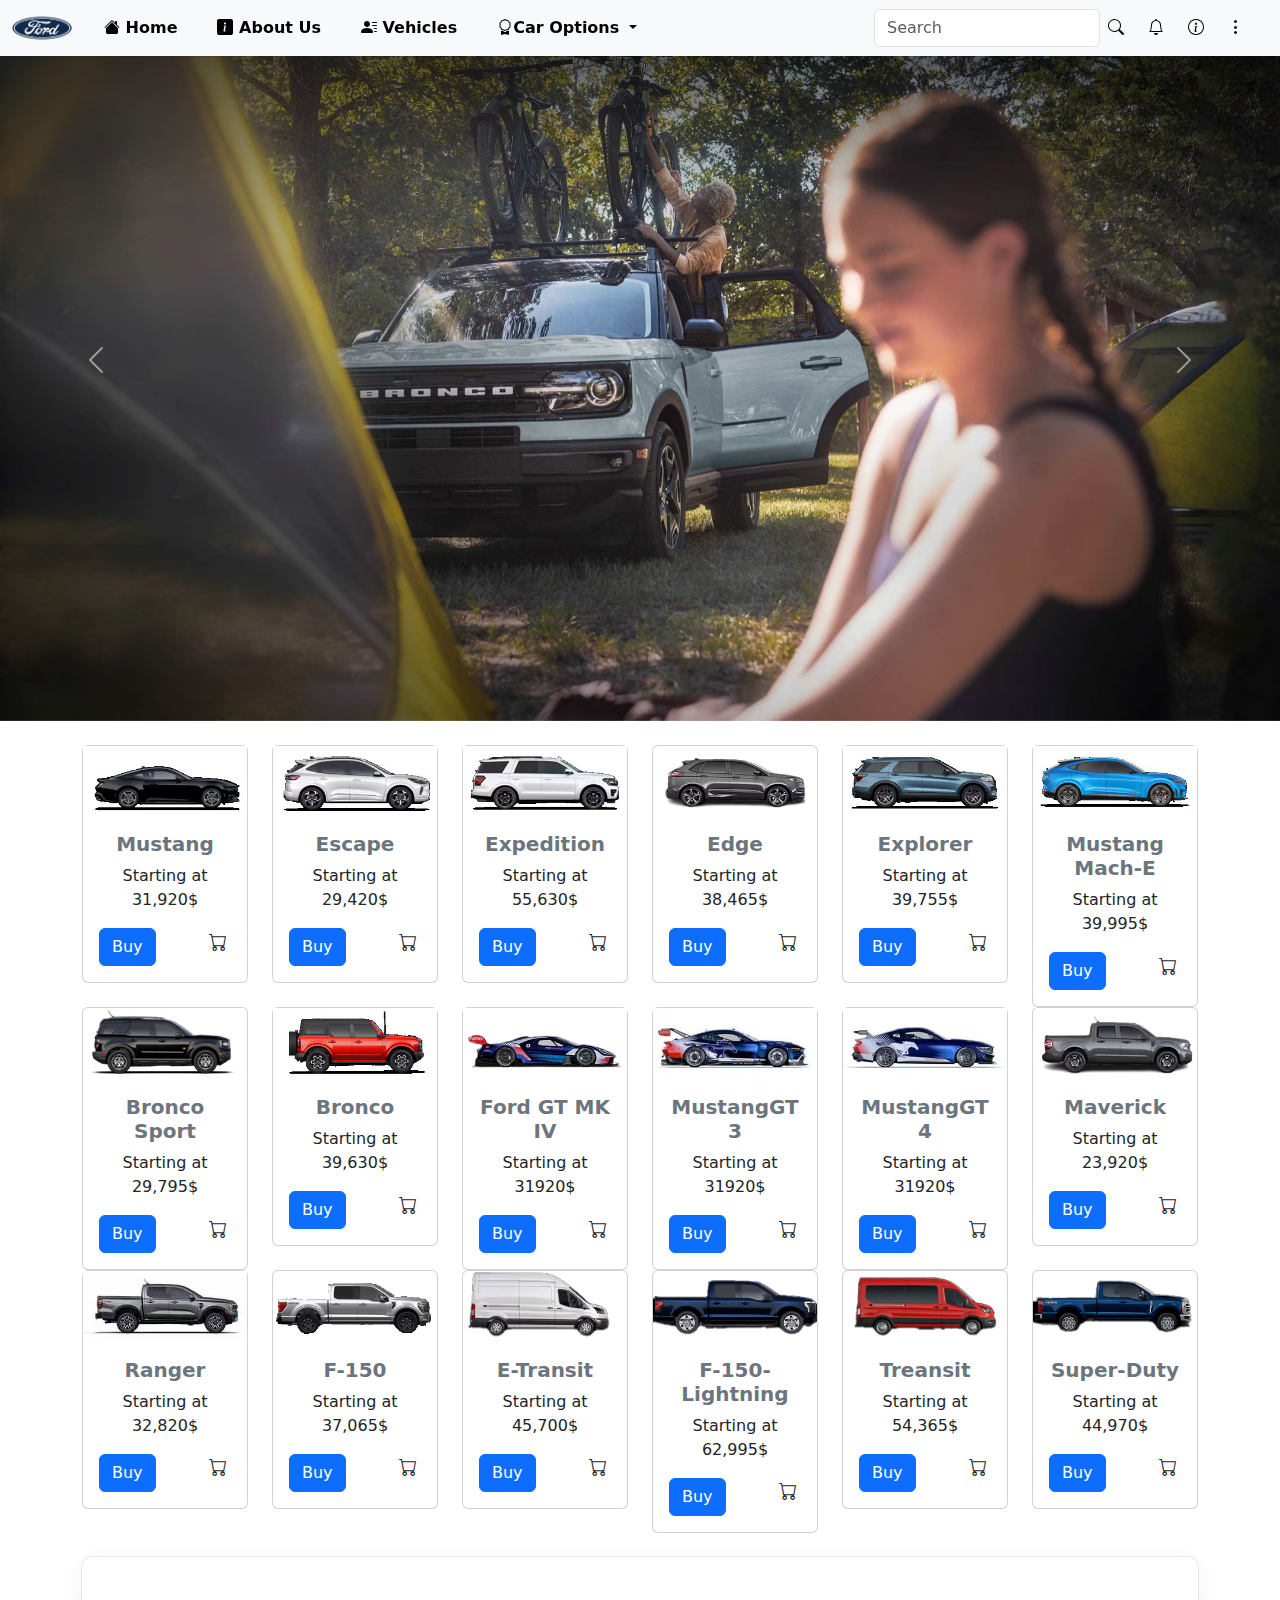
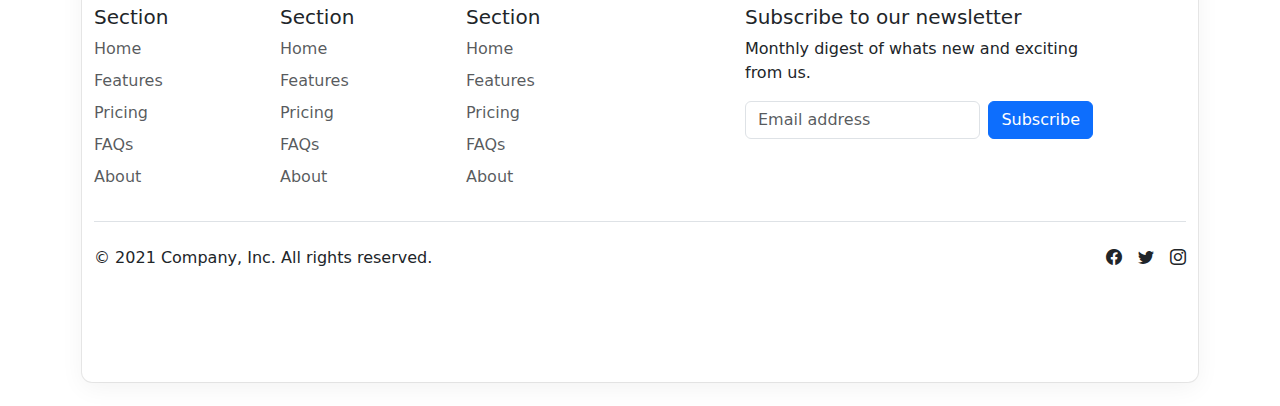
<file: pagecar/Vehicles.html>
<!DOCTYPE html>
<html lang="en">

<head>
  <meta charset="UTF-8">
  <meta name="viewport" content="width=device-width, initial-scale=1.0">
  <title>Vehicles Car</title>
  <link href="https://cdn.jsdelivr.net/npm/bootstrap@5.3.3/dist/css/bootstrap.min.css" rel="stylesheet"
    integrity="sha384-QWTKZyjpPEjISv5WaRU9OFeRpok6YctnYmDr5pNlyT2bRjXh0JMhjY6hW+ALEwIH" crossorigin="anonymous">
  <link rel="stylesheet" href="https://cdn.jsdelivr.net/npm/bootstrap-icons@1.11.3/font/bootstrap-icons.min.css">
  <link rel="stylesheet" href="../css/style.css">
</head>

<body>
  <nav class="navbar fixed-top navbar-expand-lg bg-light headershadow-box">
    <div class="container-fluid">
      <img src="../img/Ford-Logo-500x281.png" width="60px" class="me-4">
      <button class="navbar-toggler" type="button" data-bs-toggle="collapse" data-bs-target="#navbarSupportedContent"
        aria-controls="navbarSupportedContent" aria-expanded="false" aria-label="Toggle navigation">
        <span class="navbar-toggler-icon"></span>
      </button>
      <div class="collapse navbar-collapse" id="navbarSupportedContent">
        <ul class="navbar-nav me-auto mb-2 mb-lg-0">
          <li class="nav-item">
            <a class="nav-link active text-black fw-bold me-4" aria-current="page" href="../index.html"><i
                class="bi bi-house-fill"></i> Home</a>
          </li>
          <li class="nav-item">
            <a class="nav-link text-black fw-bold me-4" href="../pagecar/aboutus.html"><i
                class="bi bi-info-square-fill"></i> About Us</a>
          </li>
          <li class="nav-item">
            <a class="nav-link text-black fw-bold me-4" href="../pagecar/Vehicles.html"><i
              class="bi bi-person-lines-fill"></i> Vehicles</a>
           
          </li>
          <li class="nav-item dropdown">
            <a class="nav-link dropdown-toggle text-black fw-bold me-4" href="#" role="button" data-bs-toggle="dropdown"
              aria-expanded="false">
              <i class="bi bi-award"></i>Car Options
            </a>
            <ul class="dropdown-menu">
              <li><a class="dropdown-item" href="../pagecar/hybrid.html">Hybrid</a></li>
              <li><a class="dropdown-item" href="../pagecar/Electric.html">Electric</a></li>
              <li><a class="dropdown-item" href="#">suv</a></li>
              <li><a class="dropdown-item" href="#">Performance</a></li>
              <li>
                <hr class="dropdown-divider">
              </li>
              <li><a class="dropdown-item" href="#">Something else here</a></li>
            </ul>
          </li>
        </ul>
        <form class="d-flex" role="search">
          <input class="form-control me-2" type="search" placeholder="Search" aria-label="Search">
        </form>
        <form class="d-flex " role="search">
          <i class="bi bi-search text-black fw-bold me-4"></i>
          <i class="bi bi-bell text-black fw-bold me-4 "></i>
          <i class="bi bi-info-circle text-black fw-bold me-4"></i>
          <i class="bi bi-three-dots-vertical text-black fw-bold me-4"></i>
        </form>
      </div>
    </div>
  </nav>
  <div id="carouselExampleInterval" class="carousel slide" data-bs-ride="carousel">
    <div class="carousel-inner">
      <div class="carousel-item active" data-bs-interval="10000">
        <img src="../img/Vehicles/cq5dam.web.2160.2160-_1_.jpg" class="d-block w-100" alt="...">
      </div>
      <div class="carousel-item" data-bs-interval="2000">
        <img src="../img/Vehicles/24_FRD_MST_61047.jpg" class="d-block w-100" alt="...">
      </div>
      <div class="carousel-item">
        <img src="../img/Vehicles/cq5dam.web.2160.2160.jpg" class="d-block w-100" alt="...">
      </div>
    </div>
    <button class="carousel-control-prev" type="button" data-bs-target="#carouselExampleInterval" data-bs-slide="prev">
      <span class="carousel-control-prev-icon" aria-hidden="true"></span>
      <span class="visually-hidden">Previous</span>
    </button>
    <button class="carousel-control-next" type="button" data-bs-target="#carouselExampleInterval" data-bs-slide="next">
      <span class="carousel-control-next-icon" aria-hidden="true"></span>
      <span class="visually-hidden">Next</span>
    </button>
  </div>

  <div class="container mt-4">
    <div class="row">
      <div class="col-2">
        <div class="card bg-white animation">
          <img src="../img/Vehicles/Mustang.jpeg" class="card-custom-img">
          <div class="card-body">
            <h5 class="card-title text-primary text-center fw-bolder text-secondary">Mustang</h5>
            <p class="card-text text-center text-center">Starting at 31,920$</p>
            <div class="d-flex add-to-cart">
              <div>
                <a href="#" class="btn btn-primary text-red">Buy</a>
              </div>
              <div class="ccart">
                <i class="bi bi-cart"></i>
              </div>
            </div>
          </div>
        </div>
      </div>
      <div class="col-2">
        <div class="card bg-white animation">
          <img src="../img/Vehicles/Escape.jpeg" class="card-custom-img">
          <div class="card-body">
            <h5 class="card-title text-primary text-center fw-bolder text-secondary">Escape</h5>
            <p class="card-text text-center">Starting at 29,420$</p>
            <div class="d-flex add-to-cart">
              <div>
                <a href="#" class="btn btn-primary text-red">Buy</a>
              </div>
              <div class="ccart">
                <i class="bi bi-cart"></i>
              </div>
            </div>
          </div>
        </div>
      </div>
      <div class="col-2">
        <div class="card bg-white animation">
          <img src="../img/Vehicles/Expedition.jpg" class="card-custom-img">
          <div class="card-body">
            <h5 class="card-title text-primary text-center fw-bolder text-secondary">Expedition</h5>
            <p class="card-text text-center">Starting at 55,630$</p>
            <div class="d-flex add-to-cart">
              <div>
                <a href="#" class="btn btn-primary text-red">Buy</a>
              </div>
              <div class="ccart">
                <i class="bi bi-cart"></i>
              </div>
            </div>
          </div>
        </div>
      </div>
      <div class="col-2">
        <div class="card bg-white animation">
          <img src="../img/Vehicles/Edge.png" class="card-custom-img">
          <div class="card-body">
            <h5 class="card-title text-primary text-center fw-bolder text-secondary">Edge</h5>
            <p class="card-text text-center">Starting at 38,465$</p>
            <div class="d-flex add-to-cart">
              <div>
                <a href="#" class="btn btn-primary text-red">Buy</a>
              </div>
              <div class="ccart">
                <i class="bi bi-cart"></i>
              </div>
            </div>
            
          </div>
        </div>
      </div>
      <div class="col-2">
        <div class="card bg-white animation">
          <img src="../img/Vehicles/Explorer.jpg" class="card-custom-img">
          <div class="card-body">
            <h5 class="card-title text-primary text-center fw-bolder text-secondary">Explorer</h5>
            <p class="card-text text-center">Starting at 39,755$</p>
            <div class="d-flex add-to-cart">
              <div>
                <a href="#" class="btn btn-primary text-red">Buy</a>
              </div>
              <div class="ccart">
                <i class="bi bi-cart"></i>
              </div>
            </div>
            
          </div>
        </div>
      </div>
      <div class="col-2">
        <div class="card bg-white animation">
          <img src="../img/Vehicles/Mustang Mach-E.jpg" class="card-custom-img">
          <div class="card-body">
            <h5 class="card-title text-primary text-center fw-bolder text-secondary">Mustang Mach-E</h5>
            <p class="card-text text-center">Starting at 39,995$</p>
            <div class="d-flex add-to-cart">
              <div>
                <a href="#" class="btn btn-primary text-red">Buy</a>
              </div>
              <div class="ccart">
                <i class="bi bi-cart"></i>
              </div>
            </div>
            
          </div>
        </div>
      </div>
      <div class="col-2">
        <div class="card bg-white animation">
          <img src="../img/Vehicles/Bronco Sport.png" class="card-custom-img">
          <div class="card-body">
            <h5 class="card-title text-primary text-center fw-bolder text-secondary">Bronco Sport</h5>
            <p class="card-text text-center">Starting at 29,795$</p>
            <div class="d-flex add-to-cart">
              <div>
                <a href="#" class="btn btn-primary text-red">Buy</a>
              </div>
              <div class="ccart">
                <i class="bi bi-cart"></i>
              </div>
            </div>
            
          </div>
        </div>
      </div>
      <div class="col-2">
        <div class="card bg-white animation">
          <img src="../img/Vehicles/Bronco.jpg" class="card-custom-img">
          <div class="card-body">
            <h5 class="card-title text-primary text-center fw-bolder text-secondary">Bronco</h5>
            <p class="card-text text-center">Starting at 39,630$</p>
            <div class="d-flex add-to-cart">
              <div>
                <a href="#" class="btn btn-primary text-red">Buy</a>
              </div>
              <div class="ccart">
                <i class="bi bi-cart"></i>
              </div>
            </div>
            
          </div>
        </div>
      </div>
      <div class="col-2">
        <div class="card bg-white animation">
          <img src="../img/Vehicles/Ford GT Mk IV.png" class="card-custom-img bg-white">
          <div class="card-body">
            <h5 class="card-title text-primary text-center fw-bolder text-secondary">Ford GT MK IV</h5>
            <p class="card-text text-center">Starting at 31920$</p>
            <div class="d-flex add-to-cart">
              <div>
                <a href="#" class="btn btn-primary text-red">Buy</a>
              </div>
              <div class="ccart">
                <i class="bi bi-cart"></i>
              </div>
            </div>
            
          </div>
        </div>
      </div>
      <div class="col-2">
        <div class="card bg-white animation">
          <img src="../img/Vehicles/Ford Mustang GT3.jpg" class="card-custom-img">
          <div class="card-body">
            <h5 class="card-title text-primary text-center fw-bolder text-secondary">MustangGT3</h5>
            <p class="card-text text-center">Starting at 31920$</p>
            <div class="d-flex add-to-cart">
              <div>
                <a href="#" class="btn btn-primary text-red">Buy</a>
              </div>
              <div class="ccart">
                <i class="bi bi-cart"></i>
              </div>
            </div>
            
          </div>
        </div>
      </div>
      <div class="col-2">
        <div class="card bg-white animation">
          <img src="../img/Vehicles/Ford Mustang GT4.jpg" class="card-custom-img">
          <div class="card-body">
            <h5 class="card-title text-primary text-center fw-bolder text-secondary">MustangGT4</h5>
            <p class="card-text text-center">Starting at 31920$</p>
            <div class="d-flex add-to-cart">
              <div>
                <a href="#" class="btn btn-primary text-red">Buy</a>
              </div>
              <div class="ccart">
                <i class="bi bi-cart"></i>
              </div>
            </div>
            
          </div>
        </div>
      </div>
      <div class="col-2">
        <div class="card bg-white animation">
          <img src="../img/Vehicles/Maverick.png" class="card-custom-img">
          <div class="card-body">
            <h5 class="card-title text-primary text-center fw-bolder text-secondary">Maverick</h5>
            <p class="card-text text-center">Starting at 23,920$</p>
            <div class="d-flex add-to-cart">
              <div>
                <a href="#" class="btn btn-primary text-red">Buy</a>
              </div>
              <div class="ccart">
                <i class="bi bi-cart"></i>
              </div>
            </div>
            
          </div>
        </div>
      </div>
      <div class="col-2">
        <div class="card bg-white animation">
          <img src="../img/Vehicles/Ranger.jpg" class="card-custom-img">
          <div class="card-body">
            <h5 class="card-title text-primary text-center fw-bolder text-secondary">Ranger</h5>
            <p class="card-text text-center">Starting at 32,820$</p>
            <div class="d-flex add-to-cart">
              <div>
                <a href="#" class="btn btn-primary text-red">Buy</a>
              </div>
              <div class="ccart">
                <i class="bi bi-cart"></i>
              </div>
            </div>
            
          </div>
        </div>
      </div>
      <div class="col-2">
        <div class="card bg-white animation">
          <img src="../img/Vehicles/F-150.png" class="card-custom-img">
          <div class="card-body">
            <h5 class="card-title text-primary text-center fw-bolder text-secondary">F-150</h5>
            <p class="card-text text-center">Starting at 37,065$</p>
            <div class="d-flex add-to-cart">
              <div>
                <a href="#" class="btn btn-primary text-red">Buy</a>
              </div>
              <div class="ccart">
                <i class="bi bi-cart"></i>
              </div>
            </div>
            
          </div>
        </div>
      </div>
      <div class="col-2">
        <div class="card bg-white animation">
          <img src="../img/Vehicles/E-Transit.png" class="card-custom-img">
          <div class="card-body">
            <h5 class="card-title text-primary text-center fw-bolder text-secondary">E-Transit</h5>
            <p class="card-text text-center">Starting at 45,700$</p>
            <div class="d-flex add-to-cart">
              <div>
                <a href="#" class="btn btn-primary text-red">Buy</a>
              </div>
              <div class="ccart">
                <i class="bi bi-cart"></i>
              </div>
            </div>
            
          </div>
        </div>
      </div>
      <div class="col-2">
        <div class="card bg-white animation">
          <img src="../img/Vehicles/F-150-Lightning.png" class="card-custom-img">
          <div class="card-body">
            <h5 class="card-title text-primary text-center fw-bolder text-secondary">F-150-Lightning</h5>
            <p class="card-text text-center">Starting at 62,995$</p>
            <div class="d-flex add-to-cart">
              <div>
                <a href="#" class="btn btn-primary text-red">Buy</a>
              </div>
              <div class="ccart">
                <i class="bi bi-cart"></i>
              </div>
            </div>
            
          </div>
        </div>
      </div>
      <div class="col-2">
        <div class="card bg-white animation">
          <img src="../img/Vehicles/Treansit.png" class="card-custom-img">
          <div class="card-body">
            <h5 class="card-title text-primary text-center fw-bolder text-secondary">Treansit</h5>
            <p class="card-text text-center">Starting at 54,365$</p>
            <div class="d-flex add-to-cart">
              <div>
                <a href="#" class="btn btn-primary text-red">Buy</a>
              </div>
              <div class="ccart">
                <i class="bi bi-cart"></i>
              </div>
            </div>
            
          </div>
        </div>
      </div>
      <div class="col-2">
        <div class="card bg-white animation">
          <img src="../img/Vehicles/Super-Duty.png" class="card-custom-img">
          <div class="card-body">
            <h5 class="card-title text-primary text-center fw-bolder text-secondary">Super-Duty</h5>
            <p class="card-text text-center">Starting at 44,970$</p>
            <div class="d-flex add-to-cart">
              <div>
                <a href="#" class="btn btn-primary text-red">Buy</a>
              </div>
              <div class="ccart">
                <i class="bi bi-cart"></i>
              </div>
            <!-- </div> -->
            
          </div>
        </div>
      </div>
    </div>
  </div>


  <div class="container mt-4 footer mb-4">
    <footer class="py-5">
      <div class="row">
        <div class="col-2">
          <h5>Section</h5>
          <ul class="nav flex-column">
            <li class="nav-item mb-2"><a href="#" class="nav-link p-0 text-muted">Home</a></li>
            <li class="nav-item mb-2"><a href="#" class="nav-link p-0 text-muted">Features</a></li>
            <li class="nav-item mb-2"><a href="#" class="nav-link p-0 text-muted">Pricing</a></li>
            <li class="nav-item mb-2"><a href="#" class="nav-link p-0 text-muted">FAQs</a></li>
            <li class="nav-item mb-2"><a href="#" class="nav-link p-0 text-muted">About</a></li>
          </ul>
        </div>

        <div class="col-2">
          <h5>Section</h5>
          <ul class="nav flex-column">
            <li class="nav-item mb-2"><a href="#" class="nav-link p-0 text-muted">Home</a></li>
            <li class="nav-item mb-2"><a href="#" class="nav-link p-0 text-muted">Features</a></li>
            <li class="nav-item mb-2"><a href="#" class="nav-link p-0 text-muted">Pricing</a></li>
            <li class="nav-item mb-2"><a href="#" class="nav-link p-0 text-muted">FAQs</a></li>
            <li class="nav-item mb-2"><a href="#" class="nav-link p-0 text-muted">About</a></li>
          </ul>
        </div>

        <div class="col-2">
          <h5>Section</h5>
          <ul class="nav flex-column">
            <li class="nav-item mb-2"><a href="#" class="nav-link p-0 text-muted">Home</a></li>
            <li class="nav-item mb-2"><a href="#" class="nav-link p-0 text-muted">Features</a></li>
            <li class="nav-item mb-2"><a href="#" class="nav-link p-0 text-muted">Pricing</a></li>
            <li class="nav-item mb-2"><a href="#" class="nav-link p-0 text-muted">FAQs</a></li>
            <li class="nav-item mb-2"><a href="#" class="nav-link p-0 text-muted">About</a></li>
          </ul>
        </div>

        <div class="col-4 offset-1">
          <form>
            <h5>Subscribe to our newsletter</h5>
            <p>Monthly digest of whats new and exciting from us.</p>
            <div class="d-flex w-100 gap-2">
              <label for="newsletter1" class="visually-hidden">Email address</label>
              <input id="newsletter1" type="text" class="form-control" placeholder="Email address">
              <button class="btn btn-primary" type="button">Subscribe</button>
            </div>
          </form>
        </div>
      </div>

      <div class="d-flex justify-content-between py-4 my-4 border-top">
        <p>© 2021 Company, Inc. All rights reserved.</p>
        <ul class="list-unstyled d-flex">
          <li class="ms-3"><a class="link-dark" href="#"><i class="bi bi-facebook"></i></a></li>
          <li class="ms-3"><a class="link-dark" href="#"><i class="bi bi-twitter"></i></a></li>
          <li class="ms-3"><a class="link-dark" href="#"><i class="bi bi-instagram"></i></a></li>
        </ul>
      </div>
    </footer>
  </div>







  <script src="https://cdn.jsdelivr.net/npm/bootstrap@5.3.3/dist/js/bootstrap.bundle.min.js"
    integrity="sha384-YvpcrYf0tY3lHB60NNkmXc5s9fDVZLESaAA55NDzOxhy9GkcIdslK1eN7N6jIeHz"
    crossorigin="anonymous"></script>
</body>

</html>
</file>
<file: css/style.css>
.nav-logo{
    width: 50;

}
.h2{
  font-size: 4rem;
  font-weight: 700;
}
.banner1{
  background-image: url(../img/ford-banner.jpg);
  border-radius: 20px;
  background-position:  50% 50%;
}
.banner0{
  background-image: url(../img/fordservice2.jpg);
  border-radius: 20px;
 background-position: 20% 80%;

}

.banner2{
  background-image: url(../img/white-futuristic-background-free-photo.jpeg);
  border-radius: 20px;
  border: none;
  opacity: 70%;
  
}
.banner2:hover{
  box-shadow: rgba(0, 0, 0, 0.24) 0px 3px 8px;
  opacity: 100%;
  transform: rotate(3deg);
  animation-delay: 2s;
}
.banner2-bg{
  background: url(../img/car1.jpg) no-repeat;
  background-size: cover;
  background-position: 30% 70%;
}
.banner1:hover{
  box-shadow: rgba(0, 0, 0, 0.24) 0px 3px 8px;
  border: green;
}
.animation{
  transition: transform 1s ease;
}
.animation:hover{
  transform: 1.2s;
  box-shadow: rgba(60, 64, 67, 0.3) 0px 1px 2px 0px, rgba(60, 64, 67, 0.15) 0px 2px 6px 2px;;
}
.animation-5{
  transition: transform 2s ease;
}
.animation-5:hover{
  transform: rotate3d(2deg);
  box-shadow: rgba(0, 0, 0, 0.25) 0px 25px 50px -12px;
}
.animation-10{
  transition: transform 2s ease;
}
.animation-10:hover{
  transform:scale(1.1);
  box-shadow: rgba(60, 64, 67, 0.3) 0px 1px 2px 0px, rgba(60, 64, 67, 0.15) 0px 2px 6px 2px;
}
.footer{
  box-shadow: rgba(0, 0, 0, 0.05) 0px 6px 24px 0px, rgba(0, 0, 0, 0.08) 0px 0px 0px 1px;
  border-radius: 10px;
}
.iconchoice{
  box-shadow: rgba(0, 0, 0, 0.02) 0px 1px 3px 0px, rgba(27, 31, 35, 0.15) 0px 0px 0px 1px;
}
.tracking-in-expand {
	-webkit-animation: tracking-in-expand 10s cubic-bezier(0.215, 0.610, 0.355, 1.000) infinite both;
	        animation: tracking-in-expand 10s cubic-bezier(0.215, 0.610, 0.355, 1.000) infinite both;
}

@-webkit-keyframes tracking-in-expand {
  0% {
    letter-spacing: -0.5em;
    opacity: 0;
  }
  40% {
    opacity: 0.6;
  }
  100% {
    opacity: 1;
  }
}
@keyframes tracking-in-expand {
  0% {
    letter-spacing: -0.5em;
    opacity: 0;
  }
  40% {
    opacity: 0.6;
  }
  100% {
    opacity: 1;
  }
}
.headershadow-box{
  box-shadow: rgba(0, 0, 0, 0.02) 0px 1px 3px 0px, rgba(27, 31, 35, 0.15) 0px 0px 0px 1px;
}
.headershadow-box2{
  box-shadow: rgba(0, 0, 0, 0.02) 0px 1px 3px 0px, rgba(27, 31, 35, 0.15) 0px 0px 0px 1px;
  padding-top: 20px;
  padding-bottom: 20px;
  position: 20px;
  padding: 20px;
  border-radius: 20px;
}
.wcu{
  background-image: url(../img/900.webp);
  border-radius: 20px;
  height: 50vh;
  background-position: 55% 45%  ;
  box-shadow: rgba(0, 0, 0, 0.02) 0px 1px 3px 0px, rgba(27, 31, 35, 0.15) 0px 0px 0px 1px;
}
.wcu-text{
  font-size: 2rem;
}
.wcuicon{
  font-size: 4rem;
  box-shadow: rgba(0, 0, 0, 0.02) 0px 1px 3px 0px, rgba(27, 31, 35, 0.15) 0px 0px 0px 1px;
  border-radius: 10px;
  text-align: center;
}
.wcutexticon:hover{
  text-decoration: underline;

}
.wcutexticon1:hover{
  text-decoration: underline;
  box-shadow: rgba(99, 99, 99, 0.2) 0px 2px 8px 0px;
  color: rgb(72, 72, 222);

}
.icon{
  font-size: 2rem;
  
}
.icon:hover{
  color: blue;
  transition: all 0.3s linear;
  box-shadow: gray 2px ;
}
.carimg{
  align-self: center;
}
.bodytext{
  justify-self: end;
  margin-left: 20px;
}
.pngcarslid{
  border-radius: 20px;
  
  
}
.rangroverbg{
  background-image: url(../img/900.webp);
  background-position: 70% 30%;
}
.explore{
  width: fit-content;
  padding: 10px 10px 10px 10px;
}
.explore1{
  margin-left: 50px;
}
.abouttext{
  font-size: 2rem;
  
}
.abouttext-bg{
  background-color: #00142e;
}
.abouttexthead{

  background-color: #00142e;
}
.twobanner{
  font-size: 1.5rem;
}
.qrcard{
  box-shadow: rgba(0, 0, 0, 0.1) 0px 4px 12px;
  border: none;
}
.fordbg{
  background-color: rgba(6, 6, 148, 0.907);
}
.ccart{
  margin-left:50px;
  width: 50px;
  border-radius: 9px;
  text-align: center;
  font-size: 18px;
}
.header-banner {
  background-image: url(../img/Hybrid/cq5dam.web.2160.2160.webp);
  background-repeat: no-repeat;
  background-size: cover;
  background-position: center center;
  height: 90vh;

}

.banner {
  background-image: url(../img/Hybrid/23_FRD_ESP_59560_phev_prm.jpeg);
  background-repeat: no-repeat;
  background-size: cover;
  background-position: center center;
  height: 70vh;

}


.banner-1 {
  background-image: url(../img/Hybrid/1.jpeg);
  background-repeat: no-repeat;
  background-size: cover;
  background-position: center center;
  width: 634px;
  height: 400px;
  display: flex;
  justify-content: center;
  align-items: center;
  overflow: hidden;

}

.banner-2 {
  background-image: url(../img/Hybrid/2.webp);
  background-repeat: no-repeat;
  background-size: cover;
  background-position: center center;
  background-position: center center;
  width: 634px;
  height: 400px;
  display: flex;
  justify-content: center;
  align-items: center;
  overflow: hidden;
}

.banner-3 {
  background-image: url(../img/Hybrid/3.avif);
  background-repeat: no-repeat;
  background-size: cover;
  background-position: center center;
  background-position: center center;
  width: 634px;
  height: 400px;
  display: flex;
  justify-content: center;
  align-items: center;
  overflow: hidden;
  margin-top: 50px;
}

.banner-4 {
  background-image: url(../img/Hybrid/4.webp);
  background-repeat: no-repeat;
  background-size: cover;
  background-position: center center;
  background-position: center center;
  width: 634px;
  height: 400px;
  display: flex;
  justify-content: center;
  align-items: center;
  overflow: hidden;
  margin-top: 50px;
}

.banner-5 {
  background-image: url(../img/Hybrid/cq5dam.web.768.768\ \(2\).avif);
  background-repeat: no-repeat;
  background-size: cover;
  background-position: center center;
  background-position: center center;
  width: 434px;
  height: 200px;
  display: flex;
  justify-content: center;
  align-items: center;
  overflow: hidden;
}

.banner-6 {
  background-image: url(../img/Hybrid/cq5dam.web.768.768\ \(3\).avif);
  background-repeat: no-repeat;
  background-size: cover;
  background-position: center center;
  background-position: center center;
  width: 434px;
  height: 200px;
  display: flex;
  justify-content: center;
  align-items: center;
  overflow: hidden;
}

.banner-7 {
  background-image: url(../img/Hybrid/cq5dam.web.768.768\ \(4\).avif);
  background-repeat: no-repeat;
  background-size: cover;
  background-position: center center;
  background-position: center center;
  width: 434px;
  height: 200px;
  display: flex;
  justify-content: center;
  align-items: center;
  overflow: hidden;
}

.banner-9 {
  background-image: url(../img/Hybrid/cq5dam.web.768.768.avif);
  background-repeat: no-repeat;
  background-size: cover;
  background-position: center center;
  background-position: center center;
  width: 634px;
  height: 400px;
  display: flex;
  justify-content: center;
  align-items: center;
  overflow: hidden;
}

.banner-10 {
  background-image: url(../img/Hybrid/cq5dam.web.768.768\ \(1\).avif);
  background-repeat: no-repeat;
  background-size: cover;
  background-position: center center;
  background-position: center center;
  width: 634px;
  height: 400px;
  display: flex;
  justify-content: center;
  align-items: center;
  overflow: hidden;
}

.Backgrounb {
  background-color: #00142E;
  color: aliceblue;
  height: 600px;
  padding-top: 50px;
}

.Text{
  color: #00142E;
}
</file>
